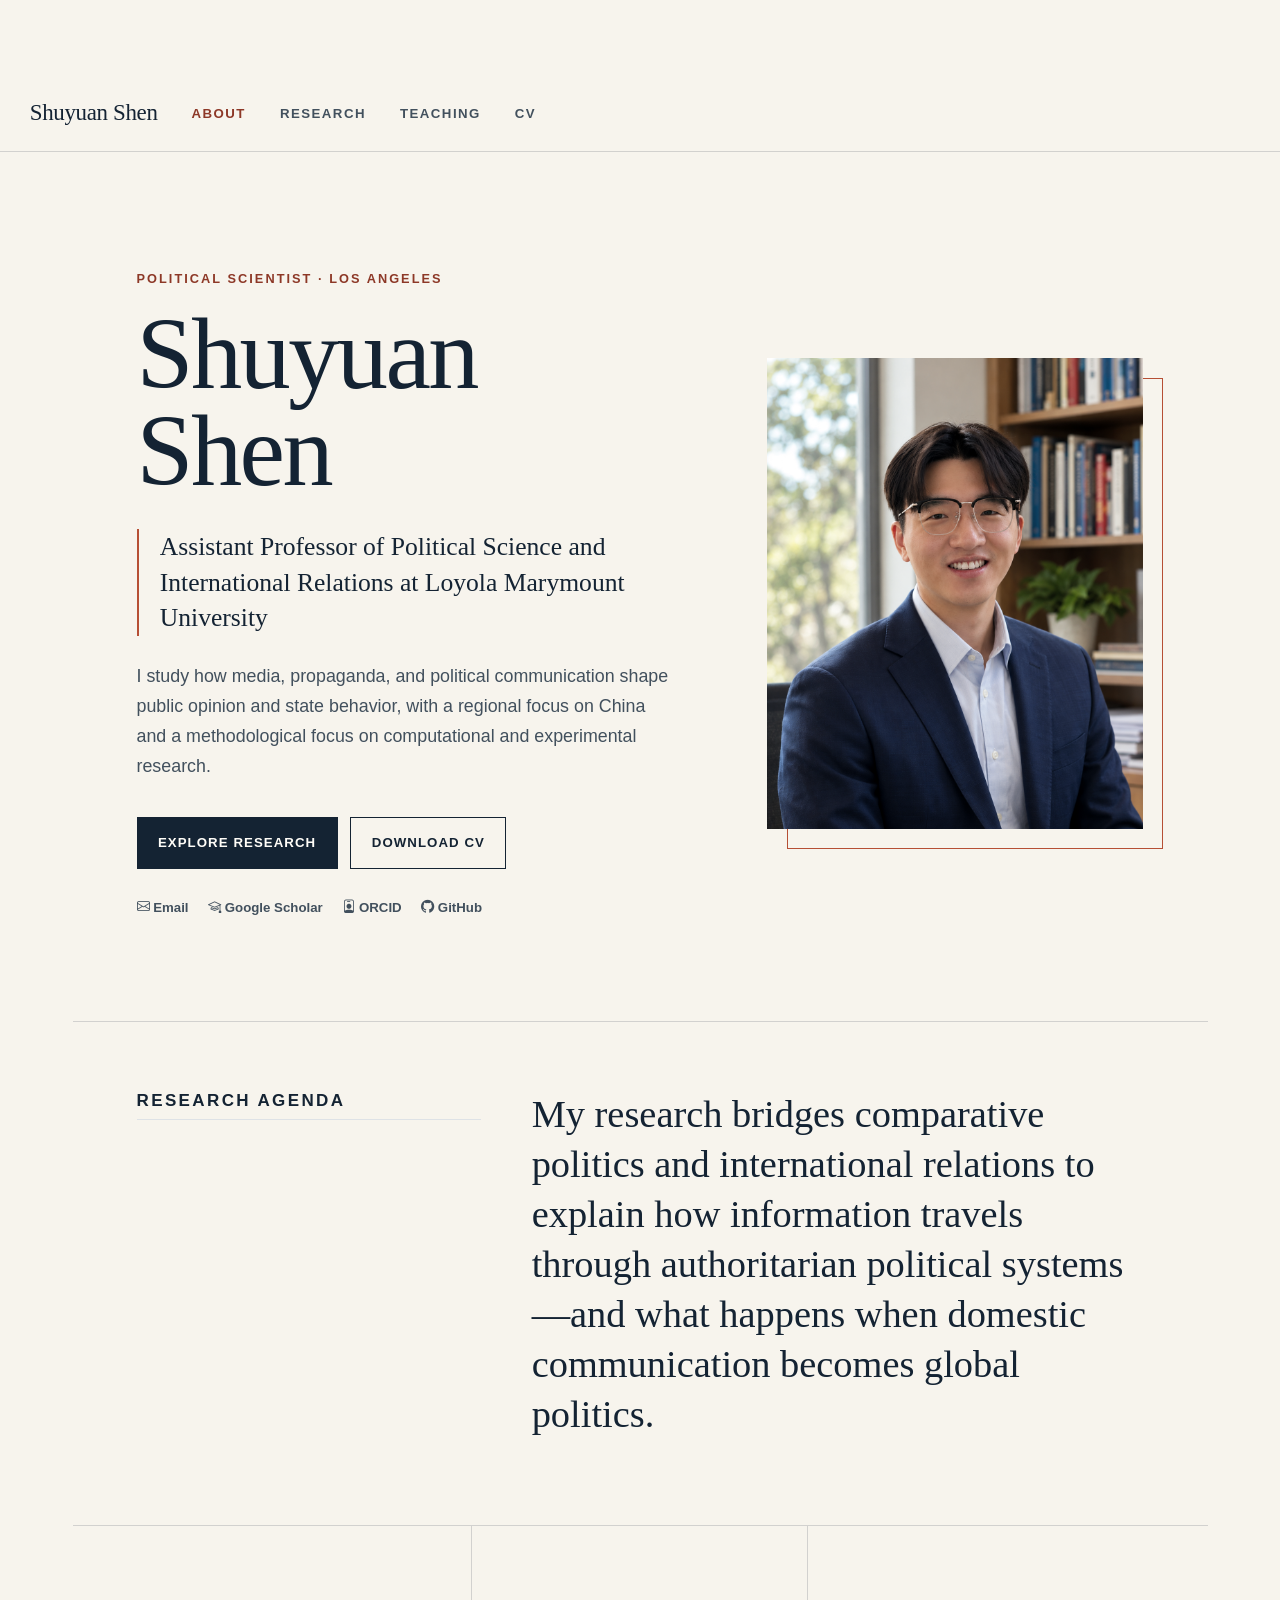
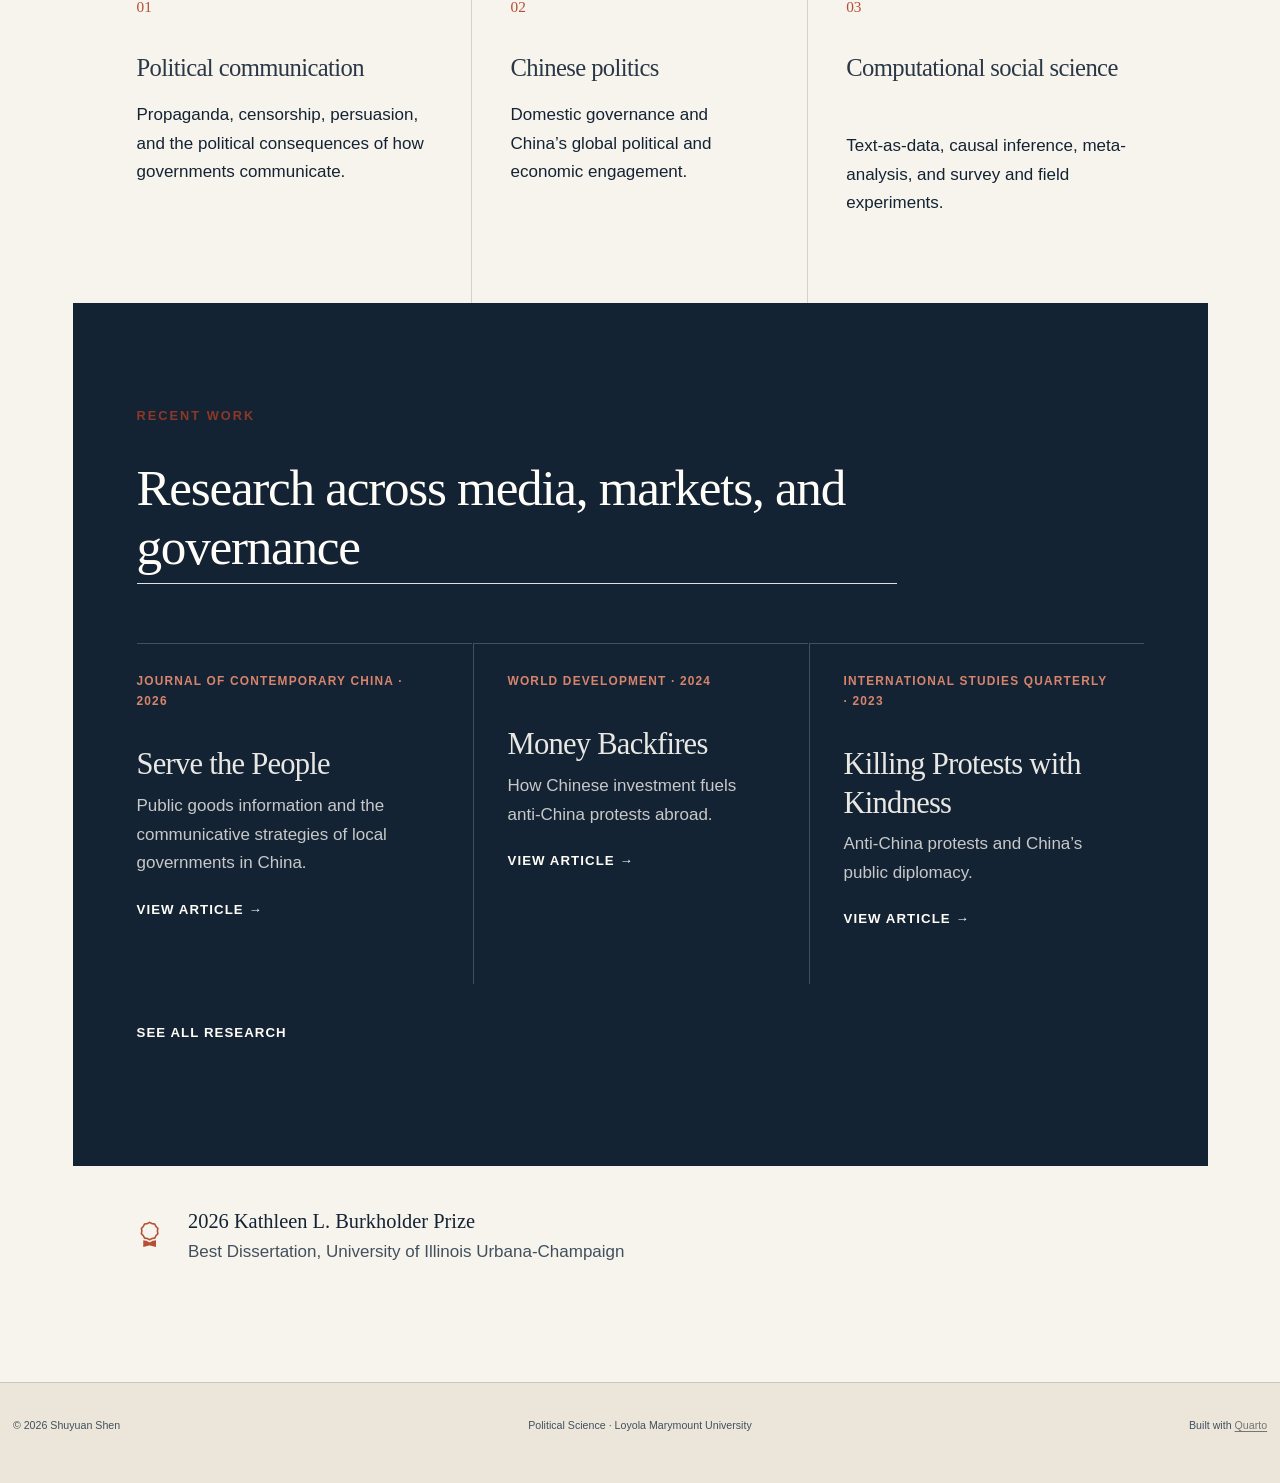
<file: docs/index.html>
<!DOCTYPE html>
<html xmlns="http://www.w3.org/1999/xhtml" lang="en" xml:lang="en"><head>

<meta charset="utf-8">
<meta name="generator" content="quarto-1.7.32">

<meta name="viewport" content="width=device-width, initial-scale=1.0, user-scalable=yes">

<meta name="description" content="Assistant Professor of Political Science and International Relations at Loyola Marymount University.">

<title>Shuyuan Shen</title>
<style>
code{white-space: pre-wrap;}
span.smallcaps{font-variant: small-caps;}
div.columns{display: flex; gap: min(4vw, 1.5em);}
div.column{flex: auto; overflow-x: auto;}
div.hanging-indent{margin-left: 1.5em; text-indent: -1.5em;}
ul.task-list{list-style: none;}
ul.task-list li input[type="checkbox"] {
  width: 0.8em;
  margin: 0 0.8em 0.2em -1em; /* quarto-specific, see https://github.com/quarto-dev/quarto-cli/issues/4556 */ 
  vertical-align: middle;
}
</style>


<script src="site_libs/quarto-nav/quarto-nav.js"></script>
<script src="site_libs/quarto-nav/headroom.min.js"></script>
<script src="site_libs/clipboard/clipboard.min.js"></script>
<script src="site_libs/quarto-html/quarto.js" type="module"></script>
<script src="site_libs/quarto-html/tabsets/tabsets.js" type="module"></script>
<script src="site_libs/quarto-html/popper.min.js"></script>
<script src="site_libs/quarto-html/tippy.umd.min.js"></script>
<script src="site_libs/quarto-html/anchor.min.js"></script>
<link href="site_libs/quarto-html/tippy.css" rel="stylesheet">
<link href="site_libs/quarto-html/quarto-syntax-highlighting-37eea08aefeeee20ff55810ff984fec1.css" rel="stylesheet" id="quarto-text-highlighting-styles">
<script src="site_libs/bootstrap/bootstrap.min.js"></script>
<link href="site_libs/bootstrap/bootstrap-icons.css" rel="stylesheet">
<link href="site_libs/bootstrap/bootstrap-65ef9bc6449578477aba7d52303f127d.min.css" rel="stylesheet" append-hash="true" id="quarto-bootstrap" data-mode="light">
<script id="quarto-search-options" type="application/json">{
  "language": {
    "search-no-results-text": "No results",
    "search-matching-documents-text": "matching documents",
    "search-copy-link-title": "Copy link to search",
    "search-hide-matches-text": "Hide additional matches",
    "search-more-match-text": "more match in this document",
    "search-more-matches-text": "more matches in this document",
    "search-clear-button-title": "Clear",
    "search-text-placeholder": "",
    "search-detached-cancel-button-title": "Cancel",
    "search-submit-button-title": "Submit",
    "search-label": "Search"
  }
}</script>
<script async="" src="https://www.googletagmanager.com/gtag/js?id=G-J175W6HZ1T"></script>

<script type="text/javascript">

window.dataLayer = window.dataLayer || [];
function gtag(){dataLayer.push(arguments);}
gtag('js', new Date());
gtag('config', 'G-J175W6HZ1T', { 'anonymize_ip': true});
</script>
<style>html{ scroll-behavior: smooth; }</style>


<link rel="stylesheet" href="styles.css">
<meta property="og:title" content="Shuyuan Shen">
<meta property="og:description" content="Assistant Professor of Political Science and International Relations at Loyola Marymount University.">
<meta property="og:image" content="https://www.shuyuanshen.com/profile.png">
<meta property="og:site_name" content="Shuyuan Shen">
<meta property="og:image:alt" content="Portrait of Shuyuan Shen">
<meta property="og:image:height" content="1448">
<meta property="og:image:width" content="1086">
<meta name="twitter:title" content="Shuyuan Shen">
<meta name="twitter:description" content="Assistant Professor of Political Science and International Relations at Loyola Marymount University.">
<meta name="twitter:image" content="https://www.shuyuanshen.com/profile.png">
<meta name="twitter:image:alt" content="Portrait of Shuyuan Shen">
<meta name="twitter:image-height" content="1448">
<meta name="twitter:image-width" content="1086">
<meta name="twitter:card" content="summary_large_image">
</head>

<body class="nav-fixed quarto-light">

<div id="quarto-search-results"></div>
  <header id="quarto-header" class="headroom fixed-top">
    <nav class="navbar navbar-expand-lg " data-bs-theme="dark">
      <div class="navbar-container container-fluid">
      <div class="navbar-brand-container mx-auto">
    <a class="navbar-brand" href="./index.html">
    <span class="navbar-title">Shuyuan Shen</span>
    </a>
  </div>
          <button class="navbar-toggler" type="button" data-bs-toggle="collapse" data-bs-target="#navbarCollapse" aria-controls="navbarCollapse" role="menu" aria-expanded="false" aria-label="Toggle navigation" onclick="if (window.quartoToggleHeadroom) { window.quartoToggleHeadroom(); }">
  <span class="navbar-toggler-icon"></span>
</button>
          <div class="collapse navbar-collapse" id="navbarCollapse">
            <ul class="navbar-nav navbar-nav-scroll me-auto">
  <li class="nav-item">
    <a class="nav-link active" href="./index.html" aria-current="page"> 
<span class="menu-text">About</span></a>
  </li>  
  <li class="nav-item">
    <a class="nav-link" href="./research/index.html"> 
<span class="menu-text">Research</span></a>
  </li>  
  <li class="nav-item">
    <a class="nav-link" href="./teaching/index.html"> 
<span class="menu-text">Teaching</span></a>
  </li>  
  <li class="nav-item">
    <a class="nav-link" href="./CV/index.html"> 
<span class="menu-text">CV</span></a>
  </li>  
</ul>
          </div> <!-- /navcollapse -->
            <div class="quarto-navbar-tools">
</div>
      </div> <!-- /container-fluid -->
    </nav>
</header>
<!-- content -->
<div id="quarto-content" class="quarto-container page-columns page-rows-contents page-layout-full page-navbar">
<!-- sidebar -->
<!-- margin-sidebar -->
    
<!-- main -->
<main class="content column-page" id="quarto-document-content">

<header id="title-block-header" class="quarto-title-block default">
<div class="quarto-title">
<h1 class="title">Shuyuan Shen</h1>
</div>

<div>
  <div class="description">
    Assistant Professor of Political Science and International Relations at Loyola Marymount University.
  </div>
</div>


<div class="quarto-title-meta column-page">

    
  
    
  </div>
  


</header>


<div class="home-hero">
<div class="hero-copy">
<p class="eyebrow">
Political scientist · Los Angeles
</p>
<section id="shuyuan-shen" class="level1">
<h1>Shuyuan Shen</h1>
<p class="hero-role">
Assistant Professor of Political Science and International Relations at Loyola Marymount University
</p>
<p class="hero-lede">
I study how media, propaganda, and political communication shape public opinion and state behavior, with a regional focus on China and a methodological focus on computational and experimental research.
</p>
<div class="hero-actions">
<p><a href="./research/index.html" class="button-primary">Explore research</a> <a href="CV/ShuyuanShen_CV.pdf" class="button-secondary" target="_blank">Download CV</a></p>
</div>
<div class="social-row">
<p><a href="mailto:Shuyuan.Shen@lmu.edu"><i class="bi bi-envelope" aria-hidden="true"></i> Email</a> <a href="https://scholar.google.com/citations?user=Z0KhJN4AAAAJ"><i class="bi bi-mortarboard" aria-hidden="true"></i> Google Scholar</a> <a href="https://orcid.org/0000-0001-8446-6016"><i class="bi bi-person-badge" aria-hidden="true"></i> ORCID</a> <a href="https://github.com/ShuyuanShen"><i class="bi bi-github" aria-hidden="true"></i> GitHub</a></p>
</div>
</section>
</div>
<div class="portrait-wrap">
<img src="profile.png" class="hero-portrait" alt="Portrait of Shuyuan Shen">
<div class="portrait-accent" aria-hidden="true">

</div>
</div>
</div>
<div class="home-band">
<section id="research-agenda" class="level2 band-label">
<h2 class="anchored" data-anchor-id="research-agenda">Research agenda</h2>
</section>
<div class="band-copy">
<p>My research bridges comparative politics and international relations to explain how information travels through authoritarian political systems—and what happens when domestic communication becomes global politics.</p>
</div>
</div>
<div class="research-pillars">
<div class="pillar">
<span class="pillar-number">01</span>
<h3 class="anchored">
Political communication
</h3>
<p>Propaganda, censorship, persuasion, and the political consequences of how governments communicate.</p>
</div>
<div class="pillar">
<span class="pillar-number">02</span>
<h3 class="anchored">
Chinese politics
</h3>
<p>Domestic governance and China’s global political and economic engagement.</p>
</div>
<div class="pillar">
<span class="pillar-number">03</span>
<h3 class="anchored">
Computational social science
</h3>
<p>Text-as-data, causal inference, meta-analysis, and survey and field experiments.</p>
</div>
</div>
<div class="featured-work">
<div class="featured-heading">
<p class="eyebrow">
Recent work
</p>
<section id="research-across-media-markets-and-governance" class="level2">
<h2 class="anchored" data-anchor-id="research-across-media-markets-and-governance">Research across media, markets, and governance</h2>
</section>
</div>
<div class="featured-grid">
<div class="featured-card">
<span class="work-type">Journal of Contemporary China · 2026</span>
<h3 class="anchored">
Serve the People
</h3>
<p>Public goods information and the communicative strategies of local governments in China.</p>
<p><a href="https://doi.org/10.1080/10670564.2026.2639983">View article →</a></p>
</div>
<div class="featured-card">
<span class="work-type">World Development · 2024</span>
<h3 class="anchored">
Money Backfires
</h3>
<p>How Chinese investment fuels anti-China protests abroad.</p>
<p><a href="https://doi.org/10.1016/j.worlddev.2024.106566">View article →</a></p>
</div>
<div class="featured-card">
<span class="work-type">International Studies Quarterly · 2023</span>
<h3 class="anchored">
Killing Protests with Kindness
</h3>
<p>Anti-China protests and China’s public diplomacy.</p>
<p><a href="https://doi.org/10.1093/isq/sqad087">View article →</a></p>
</div>
</div>
<p><a href="./research/index.html" class="text-link">See all research</a></p>
</div>
<div class="award-strip">
<div class="award-mark">
<p><i class="bi bi-award" aria-hidden="true"></i></p>
</div>
<div class="award-copy">
<p><span>2026 Kathleen L. Burkholder Prize</span> Best Dissertation, University of Illinois Urbana-Champaign</p>
</div>
</div>



</main> <!-- /main -->
<script id="quarto-html-after-body" type="application/javascript">
  window.document.addEventListener("DOMContentLoaded", function (event) {
    const icon = "";
    const anchorJS = new window.AnchorJS();
    anchorJS.options = {
      placement: 'right',
      icon: icon
    };
    anchorJS.add('.anchored');
    const isCodeAnnotation = (el) => {
      for (const clz of el.classList) {
        if (clz.startsWith('code-annotation-')) {                     
          return true;
        }
      }
      return false;
    }
    const onCopySuccess = function(e) {
      // button target
      const button = e.trigger;
      // don't keep focus
      button.blur();
      // flash "checked"
      button.classList.add('code-copy-button-checked');
      var currentTitle = button.getAttribute("title");
      button.setAttribute("title", "Copied!");
      let tooltip;
      if (window.bootstrap) {
        button.setAttribute("data-bs-toggle", "tooltip");
        button.setAttribute("data-bs-placement", "left");
        button.setAttribute("data-bs-title", "Copied!");
        tooltip = new bootstrap.Tooltip(button, 
          { trigger: "manual", 
            customClass: "code-copy-button-tooltip",
            offset: [0, -8]});
        tooltip.show();    
      }
      setTimeout(function() {
        if (tooltip) {
          tooltip.hide();
          button.removeAttribute("data-bs-title");
          button.removeAttribute("data-bs-toggle");
          button.removeAttribute("data-bs-placement");
        }
        button.setAttribute("title", currentTitle);
        button.classList.remove('code-copy-button-checked');
      }, 1000);
      // clear code selection
      e.clearSelection();
    }
    const getTextToCopy = function(trigger) {
        const codeEl = trigger.previousElementSibling.cloneNode(true);
        for (const childEl of codeEl.children) {
          if (isCodeAnnotation(childEl)) {
            childEl.remove();
          }
        }
        return codeEl.innerText;
    }
    const clipboard = new window.ClipboardJS('.code-copy-button:not([data-in-quarto-modal])', {
      text: getTextToCopy
    });
    clipboard.on('success', onCopySuccess);
    if (window.document.getElementById('quarto-embedded-source-code-modal')) {
      const clipboardModal = new window.ClipboardJS('.code-copy-button[data-in-quarto-modal]', {
        text: getTextToCopy,
        container: window.document.getElementById('quarto-embedded-source-code-modal')
      });
      clipboardModal.on('success', onCopySuccess);
    }
      var localhostRegex = new RegExp(/^(?:http|https):\/\/localhost\:?[0-9]*\//);
      var mailtoRegex = new RegExp(/^mailto:/);
        var filterRegex = new RegExp("https:\/\/www\.shuyuanshen\.com");
      var isInternal = (href) => {
          return filterRegex.test(href) || localhostRegex.test(href) || mailtoRegex.test(href);
      }
      // Inspect non-navigation links and adorn them if external
     var links = window.document.querySelectorAll('a[href]:not(.nav-link):not(.navbar-brand):not(.toc-action):not(.sidebar-link):not(.sidebar-item-toggle):not(.pagination-link):not(.no-external):not([aria-hidden]):not(.dropdown-item):not(.quarto-navigation-tool):not(.about-link)');
      for (var i=0; i<links.length; i++) {
        const link = links[i];
        if (!isInternal(link.href)) {
          // undo the damage that might have been done by quarto-nav.js in the case of
          // links that we want to consider external
          if (link.dataset.originalHref !== undefined) {
            link.href = link.dataset.originalHref;
          }
            // target, if specified
            link.setAttribute("target", "_blank");
            if (link.getAttribute("rel") === null) {
              link.setAttribute("rel", "noopener");
            }
        }
      }
    function tippyHover(el, contentFn, onTriggerFn, onUntriggerFn) {
      const config = {
        allowHTML: true,
        maxWidth: 500,
        delay: 100,
        arrow: false,
        appendTo: function(el) {
            return el.parentElement;
        },
        interactive: true,
        interactiveBorder: 10,
        theme: 'quarto',
        placement: 'bottom-start',
      };
      if (contentFn) {
        config.content = contentFn;
      }
      if (onTriggerFn) {
        config.onTrigger = onTriggerFn;
      }
      if (onUntriggerFn) {
        config.onUntrigger = onUntriggerFn;
      }
      window.tippy(el, config); 
    }
    const noterefs = window.document.querySelectorAll('a[role="doc-noteref"]');
    for (var i=0; i<noterefs.length; i++) {
      const ref = noterefs[i];
      tippyHover(ref, function() {
        // use id or data attribute instead here
        let href = ref.getAttribute('data-footnote-href') || ref.getAttribute('href');
        try { href = new URL(href).hash; } catch {}
        const id = href.replace(/^#\/?/, "");
        const note = window.document.getElementById(id);
        if (note) {
          return note.innerHTML;
        } else {
          return "";
        }
      });
    }
    const xrefs = window.document.querySelectorAll('a.quarto-xref');
    const processXRef = (id, note) => {
      // Strip column container classes
      const stripColumnClz = (el) => {
        el.classList.remove("page-full", "page-columns");
        if (el.children) {
          for (const child of el.children) {
            stripColumnClz(child);
          }
        }
      }
      stripColumnClz(note)
      if (id === null || id.startsWith('sec-')) {
        // Special case sections, only their first couple elements
        const container = document.createElement("div");
        if (note.children && note.children.length > 2) {
          container.appendChild(note.children[0].cloneNode(true));
          for (let i = 1; i < note.children.length; i++) {
            const child = note.children[i];
            if (child.tagName === "P" && child.innerText === "") {
              continue;
            } else {
              container.appendChild(child.cloneNode(true));
              break;
            }
          }
          if (window.Quarto?.typesetMath) {
            window.Quarto.typesetMath(container);
          }
          return container.innerHTML
        } else {
          if (window.Quarto?.typesetMath) {
            window.Quarto.typesetMath(note);
          }
          return note.innerHTML;
        }
      } else {
        // Remove any anchor links if they are present
        const anchorLink = note.querySelector('a.anchorjs-link');
        if (anchorLink) {
          anchorLink.remove();
        }
        if (window.Quarto?.typesetMath) {
          window.Quarto.typesetMath(note);
        }
        if (note.classList.contains("callout")) {
          return note.outerHTML;
        } else {
          return note.innerHTML;
        }
      }
    }
    for (var i=0; i<xrefs.length; i++) {
      const xref = xrefs[i];
      tippyHover(xref, undefined, function(instance) {
        instance.disable();
        let url = xref.getAttribute('href');
        let hash = undefined; 
        if (url.startsWith('#')) {
          hash = url;
        } else {
          try { hash = new URL(url).hash; } catch {}
        }
        if (hash) {
          const id = hash.replace(/^#\/?/, "");
          const note = window.document.getElementById(id);
          if (note !== null) {
            try {
              const html = processXRef(id, note.cloneNode(true));
              instance.setContent(html);
            } finally {
              instance.enable();
              instance.show();
            }
          } else {
            // See if we can fetch this
            fetch(url.split('#')[0])
            .then(res => res.text())
            .then(html => {
              const parser = new DOMParser();
              const htmlDoc = parser.parseFromString(html, "text/html");
              const note = htmlDoc.getElementById(id);
              if (note !== null) {
                const html = processXRef(id, note);
                instance.setContent(html);
              } 
            }).finally(() => {
              instance.enable();
              instance.show();
            });
          }
        } else {
          // See if we can fetch a full url (with no hash to target)
          // This is a special case and we should probably do some content thinning / targeting
          fetch(url)
          .then(res => res.text())
          .then(html => {
            const parser = new DOMParser();
            const htmlDoc = parser.parseFromString(html, "text/html");
            const note = htmlDoc.querySelector('main.content');
            if (note !== null) {
              // This should only happen for chapter cross references
              // (since there is no id in the URL)
              // remove the first header
              if (note.children.length > 0 && note.children[0].tagName === "HEADER") {
                note.children[0].remove();
              }
              const html = processXRef(null, note);
              instance.setContent(html);
            } 
          }).finally(() => {
            instance.enable();
            instance.show();
          });
        }
      }, function(instance) {
      });
    }
        let selectedAnnoteEl;
        const selectorForAnnotation = ( cell, annotation) => {
          let cellAttr = 'data-code-cell="' + cell + '"';
          let lineAttr = 'data-code-annotation="' +  annotation + '"';
          const selector = 'span[' + cellAttr + '][' + lineAttr + ']';
          return selector;
        }
        const selectCodeLines = (annoteEl) => {
          const doc = window.document;
          const targetCell = annoteEl.getAttribute("data-target-cell");
          const targetAnnotation = annoteEl.getAttribute("data-target-annotation");
          const annoteSpan = window.document.querySelector(selectorForAnnotation(targetCell, targetAnnotation));
          const lines = annoteSpan.getAttribute("data-code-lines").split(",");
          const lineIds = lines.map((line) => {
            return targetCell + "-" + line;
          })
          let top = null;
          let height = null;
          let parent = null;
          if (lineIds.length > 0) {
              //compute the position of the single el (top and bottom and make a div)
              const el = window.document.getElementById(lineIds[0]);
              top = el.offsetTop;
              height = el.offsetHeight;
              parent = el.parentElement.parentElement;
            if (lineIds.length > 1) {
              const lastEl = window.document.getElementById(lineIds[lineIds.length - 1]);
              const bottom = lastEl.offsetTop + lastEl.offsetHeight;
              height = bottom - top;
            }
            if (top !== null && height !== null && parent !== null) {
              // cook up a div (if necessary) and position it 
              let div = window.document.getElementById("code-annotation-line-highlight");
              if (div === null) {
                div = window.document.createElement("div");
                div.setAttribute("id", "code-annotation-line-highlight");
                div.style.position = 'absolute';
                parent.appendChild(div);
              }
              div.style.top = top - 2 + "px";
              div.style.height = height + 4 + "px";
              div.style.left = 0;
              let gutterDiv = window.document.getElementById("code-annotation-line-highlight-gutter");
              if (gutterDiv === null) {
                gutterDiv = window.document.createElement("div");
                gutterDiv.setAttribute("id", "code-annotation-line-highlight-gutter");
                gutterDiv.style.position = 'absolute';
                const codeCell = window.document.getElementById(targetCell);
                const gutter = codeCell.querySelector('.code-annotation-gutter');
                gutter.appendChild(gutterDiv);
              }
              gutterDiv.style.top = top - 2 + "px";
              gutterDiv.style.height = height + 4 + "px";
            }
            selectedAnnoteEl = annoteEl;
          }
        };
        const unselectCodeLines = () => {
          const elementsIds = ["code-annotation-line-highlight", "code-annotation-line-highlight-gutter"];
          elementsIds.forEach((elId) => {
            const div = window.document.getElementById(elId);
            if (div) {
              div.remove();
            }
          });
          selectedAnnoteEl = undefined;
        };
          // Handle positioning of the toggle
      window.addEventListener(
        "resize",
        throttle(() => {
          elRect = undefined;
          if (selectedAnnoteEl) {
            selectCodeLines(selectedAnnoteEl);
          }
        }, 10)
      );
      function throttle(fn, ms) {
      let throttle = false;
      let timer;
        return (...args) => {
          if(!throttle) { // first call gets through
              fn.apply(this, args);
              throttle = true;
          } else { // all the others get throttled
              if(timer) clearTimeout(timer); // cancel #2
              timer = setTimeout(() => {
                fn.apply(this, args);
                timer = throttle = false;
              }, ms);
          }
        };
      }
        // Attach click handler to the DT
        const annoteDls = window.document.querySelectorAll('dt[data-target-cell]');
        for (const annoteDlNode of annoteDls) {
          annoteDlNode.addEventListener('click', (event) => {
            const clickedEl = event.target;
            if (clickedEl !== selectedAnnoteEl) {
              unselectCodeLines();
              const activeEl = window.document.querySelector('dt[data-target-cell].code-annotation-active');
              if (activeEl) {
                activeEl.classList.remove('code-annotation-active');
              }
              selectCodeLines(clickedEl);
              clickedEl.classList.add('code-annotation-active');
            } else {
              // Unselect the line
              unselectCodeLines();
              clickedEl.classList.remove('code-annotation-active');
            }
          });
        }
    const findCites = (el) => {
      const parentEl = el.parentElement;
      if (parentEl) {
        const cites = parentEl.dataset.cites;
        if (cites) {
          return {
            el,
            cites: cites.split(' ')
          };
        } else {
          return findCites(el.parentElement)
        }
      } else {
        return undefined;
      }
    };
    var bibliorefs = window.document.querySelectorAll('a[role="doc-biblioref"]');
    for (var i=0; i<bibliorefs.length; i++) {
      const ref = bibliorefs[i];
      const citeInfo = findCites(ref);
      if (citeInfo) {
        tippyHover(citeInfo.el, function() {
          var popup = window.document.createElement('div');
          citeInfo.cites.forEach(function(cite) {
            var citeDiv = window.document.createElement('div');
            citeDiv.classList.add('hanging-indent');
            citeDiv.classList.add('csl-entry');
            var biblioDiv = window.document.getElementById('ref-' + cite);
            if (biblioDiv) {
              citeDiv.innerHTML = biblioDiv.innerHTML;
            }
            popup.appendChild(citeDiv);
          });
          return popup.innerHTML;
        });
      }
    }
  });
  </script>
</div> <!-- /content -->
<footer class="footer">
  <div class="nav-footer">
    <div class="nav-footer-left">
<p>© 2026 Shuyuan Shen</p>
</div>   
    <div class="nav-footer-center">
<p>Political Science · Loyola Marymount University</p>
</div>
    <div class="nav-footer-right">
<p>Built with <a href="https://quarto.org/">Quarto</a></p>
</div>
  </div>
</footer>




<script src="site_libs/quarto-html/zenscroll-min.js"></script>
</body></html>
</file>
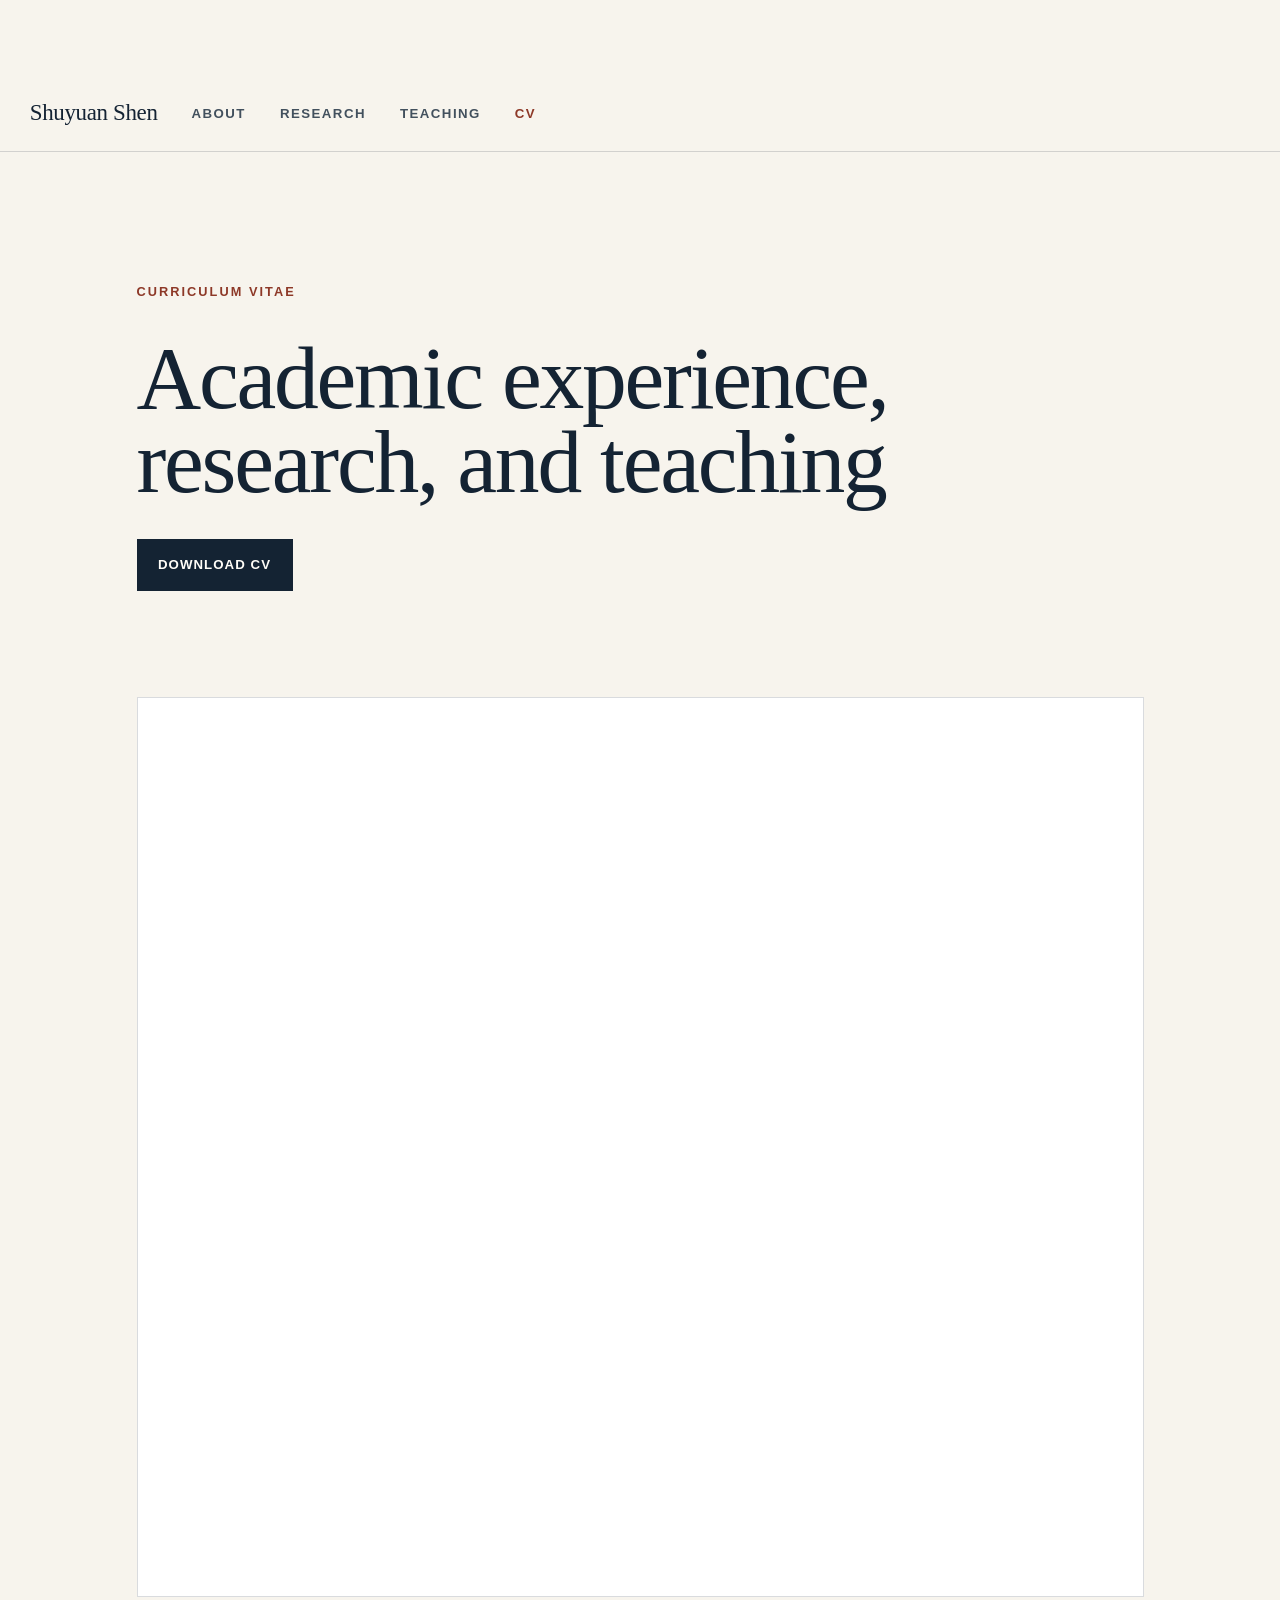
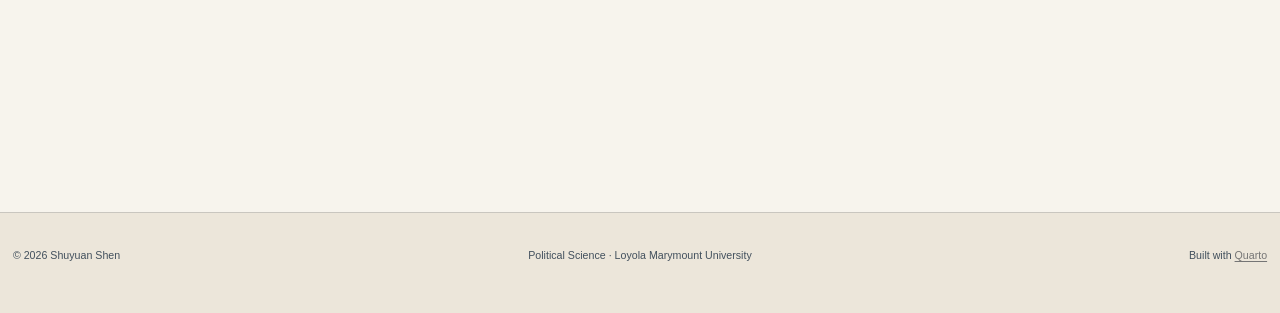
<file: docs/CV/index.html>
<!DOCTYPE html>
<html xmlns="http://www.w3.org/1999/xhtml" lang="en" xml:lang="en"><head>

<meta charset="utf-8">
<meta name="generator" content="quarto-1.7.32">

<meta name="viewport" content="width=device-width, initial-scale=1.0, user-scalable=yes">

<meta name="description" content="Curriculum vitae for Shuyuan Shen.">

<title>CV – Shuyuan Shen</title>
<style>
code{white-space: pre-wrap;}
span.smallcaps{font-variant: small-caps;}
div.columns{display: flex; gap: min(4vw, 1.5em);}
div.column{flex: auto; overflow-x: auto;}
div.hanging-indent{margin-left: 1.5em; text-indent: -1.5em;}
ul.task-list{list-style: none;}
ul.task-list li input[type="checkbox"] {
  width: 0.8em;
  margin: 0 0.8em 0.2em -1em; /* quarto-specific, see https://github.com/quarto-dev/quarto-cli/issues/4556 */ 
  vertical-align: middle;
}
</style>


<script src="../site_libs/quarto-nav/quarto-nav.js"></script>
<script src="../site_libs/quarto-nav/headroom.min.js"></script>
<script src="../site_libs/clipboard/clipboard.min.js"></script>
<script src="../site_libs/quarto-html/quarto.js" type="module"></script>
<script src="../site_libs/quarto-html/tabsets/tabsets.js" type="module"></script>
<script src="../site_libs/quarto-html/popper.min.js"></script>
<script src="../site_libs/quarto-html/tippy.umd.min.js"></script>
<script src="../site_libs/quarto-html/anchor.min.js"></script>
<link href="../site_libs/quarto-html/tippy.css" rel="stylesheet">
<link href="../site_libs/quarto-html/quarto-syntax-highlighting-37eea08aefeeee20ff55810ff984fec1.css" rel="stylesheet" id="quarto-text-highlighting-styles">
<script src="../site_libs/bootstrap/bootstrap.min.js"></script>
<link href="../site_libs/bootstrap/bootstrap-icons.css" rel="stylesheet">
<link href="../site_libs/bootstrap/bootstrap-65ef9bc6449578477aba7d52303f127d.min.css" rel="stylesheet" append-hash="true" id="quarto-bootstrap" data-mode="light">
<script id="quarto-search-options" type="application/json">{
  "language": {
    "search-no-results-text": "No results",
    "search-matching-documents-text": "matching documents",
    "search-copy-link-title": "Copy link to search",
    "search-hide-matches-text": "Hide additional matches",
    "search-more-match-text": "more match in this document",
    "search-more-matches-text": "more matches in this document",
    "search-clear-button-title": "Clear",
    "search-text-placeholder": "",
    "search-detached-cancel-button-title": "Cancel",
    "search-submit-button-title": "Submit",
    "search-label": "Search"
  }
}</script>
<script async="" src="https://www.googletagmanager.com/gtag/js?id=G-J175W6HZ1T"></script>

<script type="text/javascript">

window.dataLayer = window.dataLayer || [];
function gtag(){dataLayer.push(arguments);}
gtag('js', new Date());
gtag('config', 'G-J175W6HZ1T', { 'anonymize_ip': true});
</script>
<style>html{ scroll-behavior: smooth; }</style>


<link rel="stylesheet" href="../styles.css">
<meta property="og:title" content="CV – Shuyuan Shen">
<meta property="og:description" content="Curriculum vitae for Shuyuan Shen.">
<meta property="og:site_name" content="Shuyuan Shen">
<meta name="twitter:title" content="CV – Shuyuan Shen">
<meta name="twitter:description" content="Curriculum vitae for Shuyuan Shen.">
<meta name="twitter:card" content="summary">
</head>

<body class="nav-fixed quarto-light">

<div id="quarto-search-results"></div>
  <header id="quarto-header" class="headroom fixed-top">
    <nav class="navbar navbar-expand-lg " data-bs-theme="dark">
      <div class="navbar-container container-fluid">
      <div class="navbar-brand-container mx-auto">
    <a class="navbar-brand" href="../index.html">
    <span class="navbar-title">Shuyuan Shen</span>
    </a>
  </div>
          <button class="navbar-toggler" type="button" data-bs-toggle="collapse" data-bs-target="#navbarCollapse" aria-controls="navbarCollapse" role="menu" aria-expanded="false" aria-label="Toggle navigation" onclick="if (window.quartoToggleHeadroom) { window.quartoToggleHeadroom(); }">
  <span class="navbar-toggler-icon"></span>
</button>
          <div class="collapse navbar-collapse" id="navbarCollapse">
            <ul class="navbar-nav navbar-nav-scroll me-auto">
  <li class="nav-item">
    <a class="nav-link" href="../index.html"> 
<span class="menu-text">About</span></a>
  </li>  
  <li class="nav-item">
    <a class="nav-link" href="../research/index.html"> 
<span class="menu-text">Research</span></a>
  </li>  
  <li class="nav-item">
    <a class="nav-link" href="../teaching/index.html"> 
<span class="menu-text">Teaching</span></a>
  </li>  
  <li class="nav-item">
    <a class="nav-link active" href="../CV/index.html" aria-current="page"> 
<span class="menu-text">CV</span></a>
  </li>  
</ul>
          </div> <!-- /navcollapse -->
            <div class="quarto-navbar-tools">
</div>
      </div> <!-- /container-fluid -->
    </nav>
</header>
<!-- content -->
<div id="quarto-content" class="quarto-container page-columns page-rows-contents page-layout-full page-navbar">
<!-- sidebar -->
<!-- margin-sidebar -->
    
<!-- main -->
<main class="content column-page" id="quarto-document-content">

<header id="title-block-header" class="quarto-title-block default">
<div class="quarto-title">
<h1 class="title">CV</h1>
</div>

<div>
  <div class="description">
    Curriculum vitae for Shuyuan Shen.
  </div>
</div>


<div class="quarto-title-meta column-page">

    
  
    
  </div>
  


</header>


<div class="cv-header">
<p class="eyebrow">
Curriculum vitae
</p>
<section id="academic-experience-research-and-teaching" class="level1">
<h1>Academic experience, research, and teaching</h1>
<p><a href="ShuyuanShen_CV.pdf" class="button-primary" target="_blank">Download CV</a></p>
</section>
</div>
<div class="cv-frame">
<iframe title="Curriculum vitae for Shuyuan Shen" src="ShuyuanShen_CV.pdf">
</iframe>
</div>



</main> <!-- /main -->
<script id="quarto-html-after-body" type="application/javascript">
  window.document.addEventListener("DOMContentLoaded", function (event) {
    const icon = "";
    const anchorJS = new window.AnchorJS();
    anchorJS.options = {
      placement: 'right',
      icon: icon
    };
    anchorJS.add('.anchored');
    const isCodeAnnotation = (el) => {
      for (const clz of el.classList) {
        if (clz.startsWith('code-annotation-')) {                     
          return true;
        }
      }
      return false;
    }
    const onCopySuccess = function(e) {
      // button target
      const button = e.trigger;
      // don't keep focus
      button.blur();
      // flash "checked"
      button.classList.add('code-copy-button-checked');
      var currentTitle = button.getAttribute("title");
      button.setAttribute("title", "Copied!");
      let tooltip;
      if (window.bootstrap) {
        button.setAttribute("data-bs-toggle", "tooltip");
        button.setAttribute("data-bs-placement", "left");
        button.setAttribute("data-bs-title", "Copied!");
        tooltip = new bootstrap.Tooltip(button, 
          { trigger: "manual", 
            customClass: "code-copy-button-tooltip",
            offset: [0, -8]});
        tooltip.show();    
      }
      setTimeout(function() {
        if (tooltip) {
          tooltip.hide();
          button.removeAttribute("data-bs-title");
          button.removeAttribute("data-bs-toggle");
          button.removeAttribute("data-bs-placement");
        }
        button.setAttribute("title", currentTitle);
        button.classList.remove('code-copy-button-checked');
      }, 1000);
      // clear code selection
      e.clearSelection();
    }
    const getTextToCopy = function(trigger) {
        const codeEl = trigger.previousElementSibling.cloneNode(true);
        for (const childEl of codeEl.children) {
          if (isCodeAnnotation(childEl)) {
            childEl.remove();
          }
        }
        return codeEl.innerText;
    }
    const clipboard = new window.ClipboardJS('.code-copy-button:not([data-in-quarto-modal])', {
      text: getTextToCopy
    });
    clipboard.on('success', onCopySuccess);
    if (window.document.getElementById('quarto-embedded-source-code-modal')) {
      const clipboardModal = new window.ClipboardJS('.code-copy-button[data-in-quarto-modal]', {
        text: getTextToCopy,
        container: window.document.getElementById('quarto-embedded-source-code-modal')
      });
      clipboardModal.on('success', onCopySuccess);
    }
      var localhostRegex = new RegExp(/^(?:http|https):\/\/localhost\:?[0-9]*\//);
      var mailtoRegex = new RegExp(/^mailto:/);
        var filterRegex = new RegExp("https:\/\/www\.shuyuanshen\.com");
      var isInternal = (href) => {
          return filterRegex.test(href) || localhostRegex.test(href) || mailtoRegex.test(href);
      }
      // Inspect non-navigation links and adorn them if external
     var links = window.document.querySelectorAll('a[href]:not(.nav-link):not(.navbar-brand):not(.toc-action):not(.sidebar-link):not(.sidebar-item-toggle):not(.pagination-link):not(.no-external):not([aria-hidden]):not(.dropdown-item):not(.quarto-navigation-tool):not(.about-link)');
      for (var i=0; i<links.length; i++) {
        const link = links[i];
        if (!isInternal(link.href)) {
          // undo the damage that might have been done by quarto-nav.js in the case of
          // links that we want to consider external
          if (link.dataset.originalHref !== undefined) {
            link.href = link.dataset.originalHref;
          }
            // target, if specified
            link.setAttribute("target", "_blank");
            if (link.getAttribute("rel") === null) {
              link.setAttribute("rel", "noopener");
            }
        }
      }
    function tippyHover(el, contentFn, onTriggerFn, onUntriggerFn) {
      const config = {
        allowHTML: true,
        maxWidth: 500,
        delay: 100,
        arrow: false,
        appendTo: function(el) {
            return el.parentElement;
        },
        interactive: true,
        interactiveBorder: 10,
        theme: 'quarto',
        placement: 'bottom-start',
      };
      if (contentFn) {
        config.content = contentFn;
      }
      if (onTriggerFn) {
        config.onTrigger = onTriggerFn;
      }
      if (onUntriggerFn) {
        config.onUntrigger = onUntriggerFn;
      }
      window.tippy(el, config); 
    }
    const noterefs = window.document.querySelectorAll('a[role="doc-noteref"]');
    for (var i=0; i<noterefs.length; i++) {
      const ref = noterefs[i];
      tippyHover(ref, function() {
        // use id or data attribute instead here
        let href = ref.getAttribute('data-footnote-href') || ref.getAttribute('href');
        try { href = new URL(href).hash; } catch {}
        const id = href.replace(/^#\/?/, "");
        const note = window.document.getElementById(id);
        if (note) {
          return note.innerHTML;
        } else {
          return "";
        }
      });
    }
    const xrefs = window.document.querySelectorAll('a.quarto-xref');
    const processXRef = (id, note) => {
      // Strip column container classes
      const stripColumnClz = (el) => {
        el.classList.remove("page-full", "page-columns");
        if (el.children) {
          for (const child of el.children) {
            stripColumnClz(child);
          }
        }
      }
      stripColumnClz(note)
      if (id === null || id.startsWith('sec-')) {
        // Special case sections, only their first couple elements
        const container = document.createElement("div");
        if (note.children && note.children.length > 2) {
          container.appendChild(note.children[0].cloneNode(true));
          for (let i = 1; i < note.children.length; i++) {
            const child = note.children[i];
            if (child.tagName === "P" && child.innerText === "") {
              continue;
            } else {
              container.appendChild(child.cloneNode(true));
              break;
            }
          }
          if (window.Quarto?.typesetMath) {
            window.Quarto.typesetMath(container);
          }
          return container.innerHTML
        } else {
          if (window.Quarto?.typesetMath) {
            window.Quarto.typesetMath(note);
          }
          return note.innerHTML;
        }
      } else {
        // Remove any anchor links if they are present
        const anchorLink = note.querySelector('a.anchorjs-link');
        if (anchorLink) {
          anchorLink.remove();
        }
        if (window.Quarto?.typesetMath) {
          window.Quarto.typesetMath(note);
        }
        if (note.classList.contains("callout")) {
          return note.outerHTML;
        } else {
          return note.innerHTML;
        }
      }
    }
    for (var i=0; i<xrefs.length; i++) {
      const xref = xrefs[i];
      tippyHover(xref, undefined, function(instance) {
        instance.disable();
        let url = xref.getAttribute('href');
        let hash = undefined; 
        if (url.startsWith('#')) {
          hash = url;
        } else {
          try { hash = new URL(url).hash; } catch {}
        }
        if (hash) {
          const id = hash.replace(/^#\/?/, "");
          const note = window.document.getElementById(id);
          if (note !== null) {
            try {
              const html = processXRef(id, note.cloneNode(true));
              instance.setContent(html);
            } finally {
              instance.enable();
              instance.show();
            }
          } else {
            // See if we can fetch this
            fetch(url.split('#')[0])
            .then(res => res.text())
            .then(html => {
              const parser = new DOMParser();
              const htmlDoc = parser.parseFromString(html, "text/html");
              const note = htmlDoc.getElementById(id);
              if (note !== null) {
                const html = processXRef(id, note);
                instance.setContent(html);
              } 
            }).finally(() => {
              instance.enable();
              instance.show();
            });
          }
        } else {
          // See if we can fetch a full url (with no hash to target)
          // This is a special case and we should probably do some content thinning / targeting
          fetch(url)
          .then(res => res.text())
          .then(html => {
            const parser = new DOMParser();
            const htmlDoc = parser.parseFromString(html, "text/html");
            const note = htmlDoc.querySelector('main.content');
            if (note !== null) {
              // This should only happen for chapter cross references
              // (since there is no id in the URL)
              // remove the first header
              if (note.children.length > 0 && note.children[0].tagName === "HEADER") {
                note.children[0].remove();
              }
              const html = processXRef(null, note);
              instance.setContent(html);
            } 
          }).finally(() => {
            instance.enable();
            instance.show();
          });
        }
      }, function(instance) {
      });
    }
        let selectedAnnoteEl;
        const selectorForAnnotation = ( cell, annotation) => {
          let cellAttr = 'data-code-cell="' + cell + '"';
          let lineAttr = 'data-code-annotation="' +  annotation + '"';
          const selector = 'span[' + cellAttr + '][' + lineAttr + ']';
          return selector;
        }
        const selectCodeLines = (annoteEl) => {
          const doc = window.document;
          const targetCell = annoteEl.getAttribute("data-target-cell");
          const targetAnnotation = annoteEl.getAttribute("data-target-annotation");
          const annoteSpan = window.document.querySelector(selectorForAnnotation(targetCell, targetAnnotation));
          const lines = annoteSpan.getAttribute("data-code-lines").split(",");
          const lineIds = lines.map((line) => {
            return targetCell + "-" + line;
          })
          let top = null;
          let height = null;
          let parent = null;
          if (lineIds.length > 0) {
              //compute the position of the single el (top and bottom and make a div)
              const el = window.document.getElementById(lineIds[0]);
              top = el.offsetTop;
              height = el.offsetHeight;
              parent = el.parentElement.parentElement;
            if (lineIds.length > 1) {
              const lastEl = window.document.getElementById(lineIds[lineIds.length - 1]);
              const bottom = lastEl.offsetTop + lastEl.offsetHeight;
              height = bottom - top;
            }
            if (top !== null && height !== null && parent !== null) {
              // cook up a div (if necessary) and position it 
              let div = window.document.getElementById("code-annotation-line-highlight");
              if (div === null) {
                div = window.document.createElement("div");
                div.setAttribute("id", "code-annotation-line-highlight");
                div.style.position = 'absolute';
                parent.appendChild(div);
              }
              div.style.top = top - 2 + "px";
              div.style.height = height + 4 + "px";
              div.style.left = 0;
              let gutterDiv = window.document.getElementById("code-annotation-line-highlight-gutter");
              if (gutterDiv === null) {
                gutterDiv = window.document.createElement("div");
                gutterDiv.setAttribute("id", "code-annotation-line-highlight-gutter");
                gutterDiv.style.position = 'absolute';
                const codeCell = window.document.getElementById(targetCell);
                const gutter = codeCell.querySelector('.code-annotation-gutter');
                gutter.appendChild(gutterDiv);
              }
              gutterDiv.style.top = top - 2 + "px";
              gutterDiv.style.height = height + 4 + "px";
            }
            selectedAnnoteEl = annoteEl;
          }
        };
        const unselectCodeLines = () => {
          const elementsIds = ["code-annotation-line-highlight", "code-annotation-line-highlight-gutter"];
          elementsIds.forEach((elId) => {
            const div = window.document.getElementById(elId);
            if (div) {
              div.remove();
            }
          });
          selectedAnnoteEl = undefined;
        };
          // Handle positioning of the toggle
      window.addEventListener(
        "resize",
        throttle(() => {
          elRect = undefined;
          if (selectedAnnoteEl) {
            selectCodeLines(selectedAnnoteEl);
          }
        }, 10)
      );
      function throttle(fn, ms) {
      let throttle = false;
      let timer;
        return (...args) => {
          if(!throttle) { // first call gets through
              fn.apply(this, args);
              throttle = true;
          } else { // all the others get throttled
              if(timer) clearTimeout(timer); // cancel #2
              timer = setTimeout(() => {
                fn.apply(this, args);
                timer = throttle = false;
              }, ms);
          }
        };
      }
        // Attach click handler to the DT
        const annoteDls = window.document.querySelectorAll('dt[data-target-cell]');
        for (const annoteDlNode of annoteDls) {
          annoteDlNode.addEventListener('click', (event) => {
            const clickedEl = event.target;
            if (clickedEl !== selectedAnnoteEl) {
              unselectCodeLines();
              const activeEl = window.document.querySelector('dt[data-target-cell].code-annotation-active');
              if (activeEl) {
                activeEl.classList.remove('code-annotation-active');
              }
              selectCodeLines(clickedEl);
              clickedEl.classList.add('code-annotation-active');
            } else {
              // Unselect the line
              unselectCodeLines();
              clickedEl.classList.remove('code-annotation-active');
            }
          });
        }
    const findCites = (el) => {
      const parentEl = el.parentElement;
      if (parentEl) {
        const cites = parentEl.dataset.cites;
        if (cites) {
          return {
            el,
            cites: cites.split(' ')
          };
        } else {
          return findCites(el.parentElement)
        }
      } else {
        return undefined;
      }
    };
    var bibliorefs = window.document.querySelectorAll('a[role="doc-biblioref"]');
    for (var i=0; i<bibliorefs.length; i++) {
      const ref = bibliorefs[i];
      const citeInfo = findCites(ref);
      if (citeInfo) {
        tippyHover(citeInfo.el, function() {
          var popup = window.document.createElement('div');
          citeInfo.cites.forEach(function(cite) {
            var citeDiv = window.document.createElement('div');
            citeDiv.classList.add('hanging-indent');
            citeDiv.classList.add('csl-entry');
            var biblioDiv = window.document.getElementById('ref-' + cite);
            if (biblioDiv) {
              citeDiv.innerHTML = biblioDiv.innerHTML;
            }
            popup.appendChild(citeDiv);
          });
          return popup.innerHTML;
        });
      }
    }
  });
  </script>
</div> <!-- /content -->
<footer class="footer">
  <div class="nav-footer">
    <div class="nav-footer-left">
<p>© 2026 Shuyuan Shen</p>
</div>   
    <div class="nav-footer-center">
<p>Political Science · Loyola Marymount University</p>
</div>
    <div class="nav-footer-right">
<p>Built with <a href="https://quarto.org/">Quarto</a></p>
</div>
  </div>
</footer>




<script src="../site_libs/quarto-html/zenscroll-min.js"></script>
</body></html>
</file>
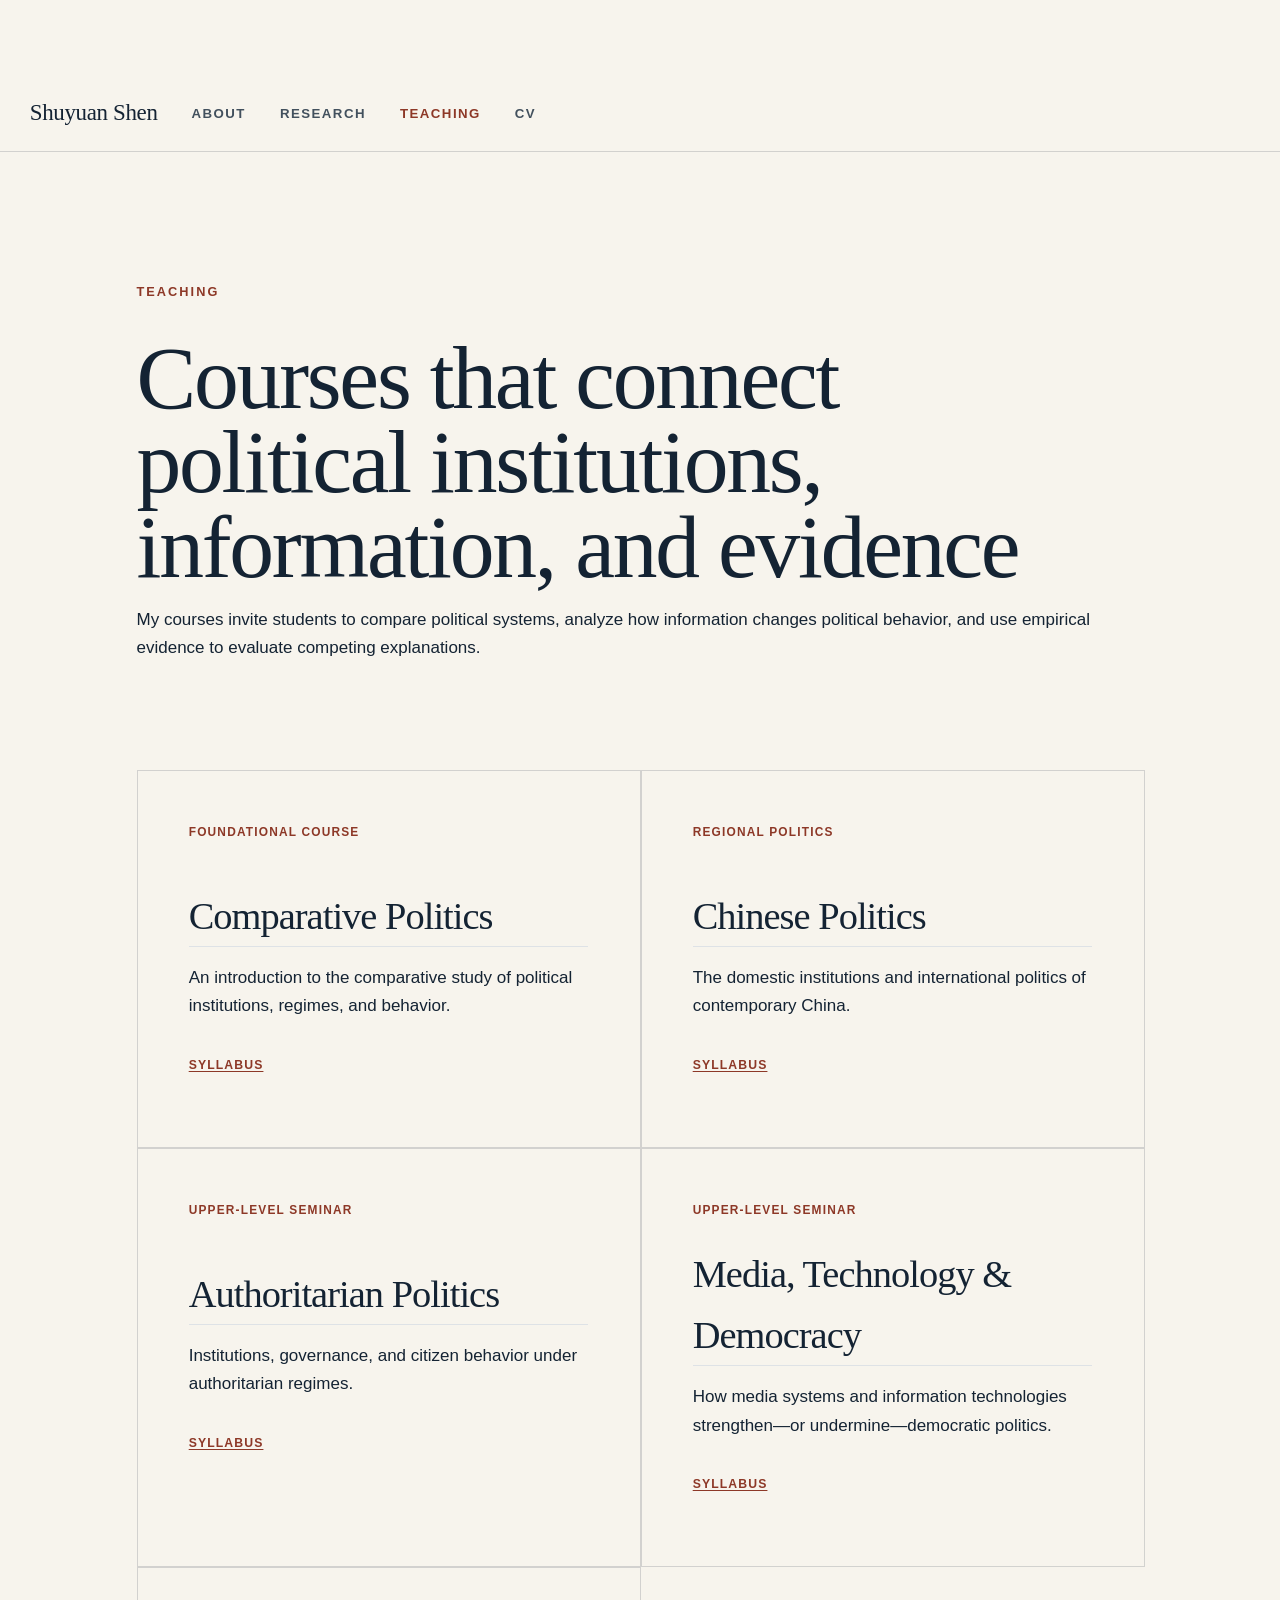
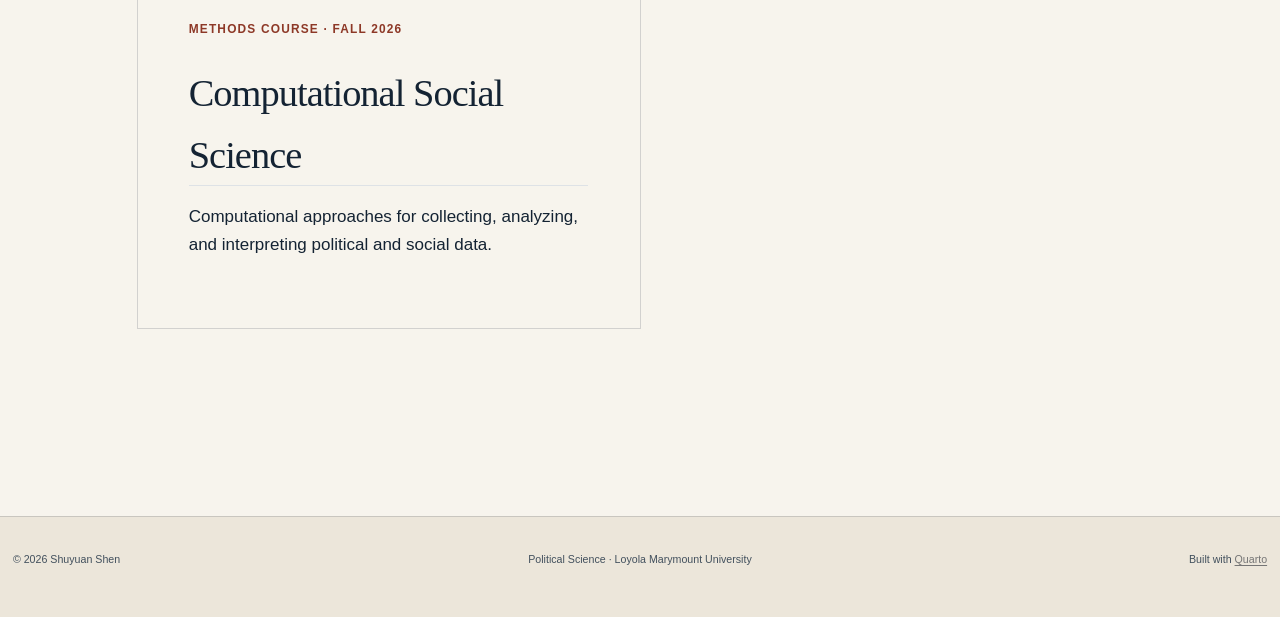
<file: docs/teaching/index.html>
<!DOCTYPE html>
<html xmlns="http://www.w3.org/1999/xhtml" lang="en" xml:lang="en"><head>

<meta charset="utf-8">
<meta name="generator" content="quarto-1.7.32">

<meta name="viewport" content="width=device-width, initial-scale=1.0, user-scalable=yes">

<meta name="description" content="Courses taught by Shuyuan Shen at Loyola Marymount University.">

<title>Teaching – Shuyuan Shen</title>
<style>
code{white-space: pre-wrap;}
span.smallcaps{font-variant: small-caps;}
div.columns{display: flex; gap: min(4vw, 1.5em);}
div.column{flex: auto; overflow-x: auto;}
div.hanging-indent{margin-left: 1.5em; text-indent: -1.5em;}
ul.task-list{list-style: none;}
ul.task-list li input[type="checkbox"] {
  width: 0.8em;
  margin: 0 0.8em 0.2em -1em; /* quarto-specific, see https://github.com/quarto-dev/quarto-cli/issues/4556 */ 
  vertical-align: middle;
}
</style>


<script src="../site_libs/quarto-nav/quarto-nav.js"></script>
<script src="../site_libs/quarto-nav/headroom.min.js"></script>
<script src="../site_libs/clipboard/clipboard.min.js"></script>
<script src="../site_libs/quarto-html/quarto.js" type="module"></script>
<script src="../site_libs/quarto-html/tabsets/tabsets.js" type="module"></script>
<script src="../site_libs/quarto-html/popper.min.js"></script>
<script src="../site_libs/quarto-html/tippy.umd.min.js"></script>
<script src="../site_libs/quarto-html/anchor.min.js"></script>
<link href="../site_libs/quarto-html/tippy.css" rel="stylesheet">
<link href="../site_libs/quarto-html/quarto-syntax-highlighting-37eea08aefeeee20ff55810ff984fec1.css" rel="stylesheet" id="quarto-text-highlighting-styles">
<script src="../site_libs/bootstrap/bootstrap.min.js"></script>
<link href="../site_libs/bootstrap/bootstrap-icons.css" rel="stylesheet">
<link href="../site_libs/bootstrap/bootstrap-65ef9bc6449578477aba7d52303f127d.min.css" rel="stylesheet" append-hash="true" id="quarto-bootstrap" data-mode="light">
<script id="quarto-search-options" type="application/json">{
  "language": {
    "search-no-results-text": "No results",
    "search-matching-documents-text": "matching documents",
    "search-copy-link-title": "Copy link to search",
    "search-hide-matches-text": "Hide additional matches",
    "search-more-match-text": "more match in this document",
    "search-more-matches-text": "more matches in this document",
    "search-clear-button-title": "Clear",
    "search-text-placeholder": "",
    "search-detached-cancel-button-title": "Cancel",
    "search-submit-button-title": "Submit",
    "search-label": "Search"
  }
}</script>
<script async="" src="https://www.googletagmanager.com/gtag/js?id=G-J175W6HZ1T"></script>

<script type="text/javascript">

window.dataLayer = window.dataLayer || [];
function gtag(){dataLayer.push(arguments);}
gtag('js', new Date());
gtag('config', 'G-J175W6HZ1T', { 'anonymize_ip': true});
</script>
<style>html{ scroll-behavior: smooth; }</style>


<link rel="stylesheet" href="../styles.css">
<meta property="og:title" content="Teaching – Shuyuan Shen">
<meta property="og:description" content="Courses taught by Shuyuan Shen at Loyola Marymount University.">
<meta property="og:site_name" content="Shuyuan Shen">
<meta name="twitter:title" content="Teaching – Shuyuan Shen">
<meta name="twitter:description" content="Courses taught by Shuyuan Shen at Loyola Marymount University.">
<meta name="twitter:card" content="summary">
</head>

<body class="nav-fixed quarto-light">

<div id="quarto-search-results"></div>
  <header id="quarto-header" class="headroom fixed-top">
    <nav class="navbar navbar-expand-lg " data-bs-theme="dark">
      <div class="navbar-container container-fluid">
      <div class="navbar-brand-container mx-auto">
    <a class="navbar-brand" href="../index.html">
    <span class="navbar-title">Shuyuan Shen</span>
    </a>
  </div>
          <button class="navbar-toggler" type="button" data-bs-toggle="collapse" data-bs-target="#navbarCollapse" aria-controls="navbarCollapse" role="menu" aria-expanded="false" aria-label="Toggle navigation" onclick="if (window.quartoToggleHeadroom) { window.quartoToggleHeadroom(); }">
  <span class="navbar-toggler-icon"></span>
</button>
          <div class="collapse navbar-collapse" id="navbarCollapse">
            <ul class="navbar-nav navbar-nav-scroll me-auto">
  <li class="nav-item">
    <a class="nav-link" href="../index.html"> 
<span class="menu-text">About</span></a>
  </li>  
  <li class="nav-item">
    <a class="nav-link" href="../research/index.html"> 
<span class="menu-text">Research</span></a>
  </li>  
  <li class="nav-item">
    <a class="nav-link active" href="../teaching/index.html" aria-current="page"> 
<span class="menu-text">Teaching</span></a>
  </li>  
  <li class="nav-item">
    <a class="nav-link" href="../CV/index.html"> 
<span class="menu-text">CV</span></a>
  </li>  
</ul>
          </div> <!-- /navcollapse -->
            <div class="quarto-navbar-tools">
</div>
      </div> <!-- /container-fluid -->
    </nav>
</header>
<!-- content -->
<div id="quarto-content" class="quarto-container page-columns page-rows-contents page-layout-full page-navbar">
<!-- sidebar -->
<!-- margin-sidebar -->
    
<!-- main -->
<main class="content column-page" id="quarto-document-content">

<header id="title-block-header" class="quarto-title-block default">
<div class="quarto-title">
<h1 class="title">Teaching</h1>
</div>

<div>
  <div class="description">
    Courses taught by Shuyuan Shen at Loyola Marymount University.
  </div>
</div>


<div class="quarto-title-meta column-page">

    
  
    
  </div>
  


</header>


<div class="page-intro">
<p class="eyebrow">
Teaching
</p>
<section id="courses-that-connect-political-institutions-information-and-evidence" class="level1">
<h1>Courses that connect political institutions, information, and evidence</h1>
<p>My courses invite students to compare political systems, analyze how information changes political behavior, and use empirical evidence to evaluate competing explanations.</p>
</section>
</div>
<div class="course-grid">
<div class="course-card">
<span class="course-level">Foundational course</span>
<h2 class="anchored">
Comparative Politics
</h2>
<p>An introduction to the comparative study of political institutions, regimes, and behavior.</p>
<p><a href="ComparativePolitics_Syllabus.pdf" target="_blank">Syllabus</a></p>
</div>
<div class="course-card">
<span class="course-level">Regional politics</span>
<h2 class="anchored">
Chinese Politics
</h2>
<p>The domestic institutions and international politics of contemporary China.</p>
<p><a href="ChineseDomesticForeignPolitics_Syllabus.pdf" target="_blank">Syllabus</a></p>
</div>
<div class="course-card">
<span class="course-level">Upper-level seminar</span>
<h2 class="anchored">
Authoritarian Politics
</h2>
<p>Institutions, governance, and citizen behavior under authoritarian regimes.</p>
<p><a href="AuthoritarianPolitics_Syllabus.pdf" target="_blank">Syllabus</a></p>
</div>
<div class="course-card">
<span class="course-level">Upper-level seminar</span>
<h2 class="anchored">
Media, Technology &amp; Democracy
</h2>
<p>How media systems and information technologies strengthen—or undermine—democratic politics.</p>
<p><a href="Media_Democracy_Syllabus.pdf" target="_blank">Syllabus</a></p>
</div>
<div class="course-card">
<span class="course-level">Methods course · Fall 2026</span>
<h2 class="anchored">
Computational Social Science
</h2>
<p>Computational approaches for collecting, analyzing, and interpreting political and social data.</p>
</div>
</div>



</main> <!-- /main -->
<script id="quarto-html-after-body" type="application/javascript">
  window.document.addEventListener("DOMContentLoaded", function (event) {
    const icon = "";
    const anchorJS = new window.AnchorJS();
    anchorJS.options = {
      placement: 'right',
      icon: icon
    };
    anchorJS.add('.anchored');
    const isCodeAnnotation = (el) => {
      for (const clz of el.classList) {
        if (clz.startsWith('code-annotation-')) {                     
          return true;
        }
      }
      return false;
    }
    const onCopySuccess = function(e) {
      // button target
      const button = e.trigger;
      // don't keep focus
      button.blur();
      // flash "checked"
      button.classList.add('code-copy-button-checked');
      var currentTitle = button.getAttribute("title");
      button.setAttribute("title", "Copied!");
      let tooltip;
      if (window.bootstrap) {
        button.setAttribute("data-bs-toggle", "tooltip");
        button.setAttribute("data-bs-placement", "left");
        button.setAttribute("data-bs-title", "Copied!");
        tooltip = new bootstrap.Tooltip(button, 
          { trigger: "manual", 
            customClass: "code-copy-button-tooltip",
            offset: [0, -8]});
        tooltip.show();    
      }
      setTimeout(function() {
        if (tooltip) {
          tooltip.hide();
          button.removeAttribute("data-bs-title");
          button.removeAttribute("data-bs-toggle");
          button.removeAttribute("data-bs-placement");
        }
        button.setAttribute("title", currentTitle);
        button.classList.remove('code-copy-button-checked');
      }, 1000);
      // clear code selection
      e.clearSelection();
    }
    const getTextToCopy = function(trigger) {
        const codeEl = trigger.previousElementSibling.cloneNode(true);
        for (const childEl of codeEl.children) {
          if (isCodeAnnotation(childEl)) {
            childEl.remove();
          }
        }
        return codeEl.innerText;
    }
    const clipboard = new window.ClipboardJS('.code-copy-button:not([data-in-quarto-modal])', {
      text: getTextToCopy
    });
    clipboard.on('success', onCopySuccess);
    if (window.document.getElementById('quarto-embedded-source-code-modal')) {
      const clipboardModal = new window.ClipboardJS('.code-copy-button[data-in-quarto-modal]', {
        text: getTextToCopy,
        container: window.document.getElementById('quarto-embedded-source-code-modal')
      });
      clipboardModal.on('success', onCopySuccess);
    }
      var localhostRegex = new RegExp(/^(?:http|https):\/\/localhost\:?[0-9]*\//);
      var mailtoRegex = new RegExp(/^mailto:/);
        var filterRegex = new RegExp("https:\/\/www\.shuyuanshen\.com");
      var isInternal = (href) => {
          return filterRegex.test(href) || localhostRegex.test(href) || mailtoRegex.test(href);
      }
      // Inspect non-navigation links and adorn them if external
     var links = window.document.querySelectorAll('a[href]:not(.nav-link):not(.navbar-brand):not(.toc-action):not(.sidebar-link):not(.sidebar-item-toggle):not(.pagination-link):not(.no-external):not([aria-hidden]):not(.dropdown-item):not(.quarto-navigation-tool):not(.about-link)');
      for (var i=0; i<links.length; i++) {
        const link = links[i];
        if (!isInternal(link.href)) {
          // undo the damage that might have been done by quarto-nav.js in the case of
          // links that we want to consider external
          if (link.dataset.originalHref !== undefined) {
            link.href = link.dataset.originalHref;
          }
            // target, if specified
            link.setAttribute("target", "_blank");
            if (link.getAttribute("rel") === null) {
              link.setAttribute("rel", "noopener");
            }
        }
      }
    function tippyHover(el, contentFn, onTriggerFn, onUntriggerFn) {
      const config = {
        allowHTML: true,
        maxWidth: 500,
        delay: 100,
        arrow: false,
        appendTo: function(el) {
            return el.parentElement;
        },
        interactive: true,
        interactiveBorder: 10,
        theme: 'quarto',
        placement: 'bottom-start',
      };
      if (contentFn) {
        config.content = contentFn;
      }
      if (onTriggerFn) {
        config.onTrigger = onTriggerFn;
      }
      if (onUntriggerFn) {
        config.onUntrigger = onUntriggerFn;
      }
      window.tippy(el, config); 
    }
    const noterefs = window.document.querySelectorAll('a[role="doc-noteref"]');
    for (var i=0; i<noterefs.length; i++) {
      const ref = noterefs[i];
      tippyHover(ref, function() {
        // use id or data attribute instead here
        let href = ref.getAttribute('data-footnote-href') || ref.getAttribute('href');
        try { href = new URL(href).hash; } catch {}
        const id = href.replace(/^#\/?/, "");
        const note = window.document.getElementById(id);
        if (note) {
          return note.innerHTML;
        } else {
          return "";
        }
      });
    }
    const xrefs = window.document.querySelectorAll('a.quarto-xref');
    const processXRef = (id, note) => {
      // Strip column container classes
      const stripColumnClz = (el) => {
        el.classList.remove("page-full", "page-columns");
        if (el.children) {
          for (const child of el.children) {
            stripColumnClz(child);
          }
        }
      }
      stripColumnClz(note)
      if (id === null || id.startsWith('sec-')) {
        // Special case sections, only their first couple elements
        const container = document.createElement("div");
        if (note.children && note.children.length > 2) {
          container.appendChild(note.children[0].cloneNode(true));
          for (let i = 1; i < note.children.length; i++) {
            const child = note.children[i];
            if (child.tagName === "P" && child.innerText === "") {
              continue;
            } else {
              container.appendChild(child.cloneNode(true));
              break;
            }
          }
          if (window.Quarto?.typesetMath) {
            window.Quarto.typesetMath(container);
          }
          return container.innerHTML
        } else {
          if (window.Quarto?.typesetMath) {
            window.Quarto.typesetMath(note);
          }
          return note.innerHTML;
        }
      } else {
        // Remove any anchor links if they are present
        const anchorLink = note.querySelector('a.anchorjs-link');
        if (anchorLink) {
          anchorLink.remove();
        }
        if (window.Quarto?.typesetMath) {
          window.Quarto.typesetMath(note);
        }
        if (note.classList.contains("callout")) {
          return note.outerHTML;
        } else {
          return note.innerHTML;
        }
      }
    }
    for (var i=0; i<xrefs.length; i++) {
      const xref = xrefs[i];
      tippyHover(xref, undefined, function(instance) {
        instance.disable();
        let url = xref.getAttribute('href');
        let hash = undefined; 
        if (url.startsWith('#')) {
          hash = url;
        } else {
          try { hash = new URL(url).hash; } catch {}
        }
        if (hash) {
          const id = hash.replace(/^#\/?/, "");
          const note = window.document.getElementById(id);
          if (note !== null) {
            try {
              const html = processXRef(id, note.cloneNode(true));
              instance.setContent(html);
            } finally {
              instance.enable();
              instance.show();
            }
          } else {
            // See if we can fetch this
            fetch(url.split('#')[0])
            .then(res => res.text())
            .then(html => {
              const parser = new DOMParser();
              const htmlDoc = parser.parseFromString(html, "text/html");
              const note = htmlDoc.getElementById(id);
              if (note !== null) {
                const html = processXRef(id, note);
                instance.setContent(html);
              } 
            }).finally(() => {
              instance.enable();
              instance.show();
            });
          }
        } else {
          // See if we can fetch a full url (with no hash to target)
          // This is a special case and we should probably do some content thinning / targeting
          fetch(url)
          .then(res => res.text())
          .then(html => {
            const parser = new DOMParser();
            const htmlDoc = parser.parseFromString(html, "text/html");
            const note = htmlDoc.querySelector('main.content');
            if (note !== null) {
              // This should only happen for chapter cross references
              // (since there is no id in the URL)
              // remove the first header
              if (note.children.length > 0 && note.children[0].tagName === "HEADER") {
                note.children[0].remove();
              }
              const html = processXRef(null, note);
              instance.setContent(html);
            } 
          }).finally(() => {
            instance.enable();
            instance.show();
          });
        }
      }, function(instance) {
      });
    }
        let selectedAnnoteEl;
        const selectorForAnnotation = ( cell, annotation) => {
          let cellAttr = 'data-code-cell="' + cell + '"';
          let lineAttr = 'data-code-annotation="' +  annotation + '"';
          const selector = 'span[' + cellAttr + '][' + lineAttr + ']';
          return selector;
        }
        const selectCodeLines = (annoteEl) => {
          const doc = window.document;
          const targetCell = annoteEl.getAttribute("data-target-cell");
          const targetAnnotation = annoteEl.getAttribute("data-target-annotation");
          const annoteSpan = window.document.querySelector(selectorForAnnotation(targetCell, targetAnnotation));
          const lines = annoteSpan.getAttribute("data-code-lines").split(",");
          const lineIds = lines.map((line) => {
            return targetCell + "-" + line;
          })
          let top = null;
          let height = null;
          let parent = null;
          if (lineIds.length > 0) {
              //compute the position of the single el (top and bottom and make a div)
              const el = window.document.getElementById(lineIds[0]);
              top = el.offsetTop;
              height = el.offsetHeight;
              parent = el.parentElement.parentElement;
            if (lineIds.length > 1) {
              const lastEl = window.document.getElementById(lineIds[lineIds.length - 1]);
              const bottom = lastEl.offsetTop + lastEl.offsetHeight;
              height = bottom - top;
            }
            if (top !== null && height !== null && parent !== null) {
              // cook up a div (if necessary) and position it 
              let div = window.document.getElementById("code-annotation-line-highlight");
              if (div === null) {
                div = window.document.createElement("div");
                div.setAttribute("id", "code-annotation-line-highlight");
                div.style.position = 'absolute';
                parent.appendChild(div);
              }
              div.style.top = top - 2 + "px";
              div.style.height = height + 4 + "px";
              div.style.left = 0;
              let gutterDiv = window.document.getElementById("code-annotation-line-highlight-gutter");
              if (gutterDiv === null) {
                gutterDiv = window.document.createElement("div");
                gutterDiv.setAttribute("id", "code-annotation-line-highlight-gutter");
                gutterDiv.style.position = 'absolute';
                const codeCell = window.document.getElementById(targetCell);
                const gutter = codeCell.querySelector('.code-annotation-gutter');
                gutter.appendChild(gutterDiv);
              }
              gutterDiv.style.top = top - 2 + "px";
              gutterDiv.style.height = height + 4 + "px";
            }
            selectedAnnoteEl = annoteEl;
          }
        };
        const unselectCodeLines = () => {
          const elementsIds = ["code-annotation-line-highlight", "code-annotation-line-highlight-gutter"];
          elementsIds.forEach((elId) => {
            const div = window.document.getElementById(elId);
            if (div) {
              div.remove();
            }
          });
          selectedAnnoteEl = undefined;
        };
          // Handle positioning of the toggle
      window.addEventListener(
        "resize",
        throttle(() => {
          elRect = undefined;
          if (selectedAnnoteEl) {
            selectCodeLines(selectedAnnoteEl);
          }
        }, 10)
      );
      function throttle(fn, ms) {
      let throttle = false;
      let timer;
        return (...args) => {
          if(!throttle) { // first call gets through
              fn.apply(this, args);
              throttle = true;
          } else { // all the others get throttled
              if(timer) clearTimeout(timer); // cancel #2
              timer = setTimeout(() => {
                fn.apply(this, args);
                timer = throttle = false;
              }, ms);
          }
        };
      }
        // Attach click handler to the DT
        const annoteDls = window.document.querySelectorAll('dt[data-target-cell]');
        for (const annoteDlNode of annoteDls) {
          annoteDlNode.addEventListener('click', (event) => {
            const clickedEl = event.target;
            if (clickedEl !== selectedAnnoteEl) {
              unselectCodeLines();
              const activeEl = window.document.querySelector('dt[data-target-cell].code-annotation-active');
              if (activeEl) {
                activeEl.classList.remove('code-annotation-active');
              }
              selectCodeLines(clickedEl);
              clickedEl.classList.add('code-annotation-active');
            } else {
              // Unselect the line
              unselectCodeLines();
              clickedEl.classList.remove('code-annotation-active');
            }
          });
        }
    const findCites = (el) => {
      const parentEl = el.parentElement;
      if (parentEl) {
        const cites = parentEl.dataset.cites;
        if (cites) {
          return {
            el,
            cites: cites.split(' ')
          };
        } else {
          return findCites(el.parentElement)
        }
      } else {
        return undefined;
      }
    };
    var bibliorefs = window.document.querySelectorAll('a[role="doc-biblioref"]');
    for (var i=0; i<bibliorefs.length; i++) {
      const ref = bibliorefs[i];
      const citeInfo = findCites(ref);
      if (citeInfo) {
        tippyHover(citeInfo.el, function() {
          var popup = window.document.createElement('div');
          citeInfo.cites.forEach(function(cite) {
            var citeDiv = window.document.createElement('div');
            citeDiv.classList.add('hanging-indent');
            citeDiv.classList.add('csl-entry');
            var biblioDiv = window.document.getElementById('ref-' + cite);
            if (biblioDiv) {
              citeDiv.innerHTML = biblioDiv.innerHTML;
            }
            popup.appendChild(citeDiv);
          });
          return popup.innerHTML;
        });
      }
    }
  });
  </script>
</div> <!-- /content -->
<footer class="footer">
  <div class="nav-footer">
    <div class="nav-footer-left">
<p>© 2026 Shuyuan Shen</p>
</div>   
    <div class="nav-footer-center">
<p>Political Science · Loyola Marymount University</p>
</div>
    <div class="nav-footer-right">
<p>Built with <a href="https://quarto.org/">Quarto</a></p>
</div>
  </div>
</footer>




<script src="../site_libs/quarto-html/zenscroll-min.js"></script>
</body></html>
</file>
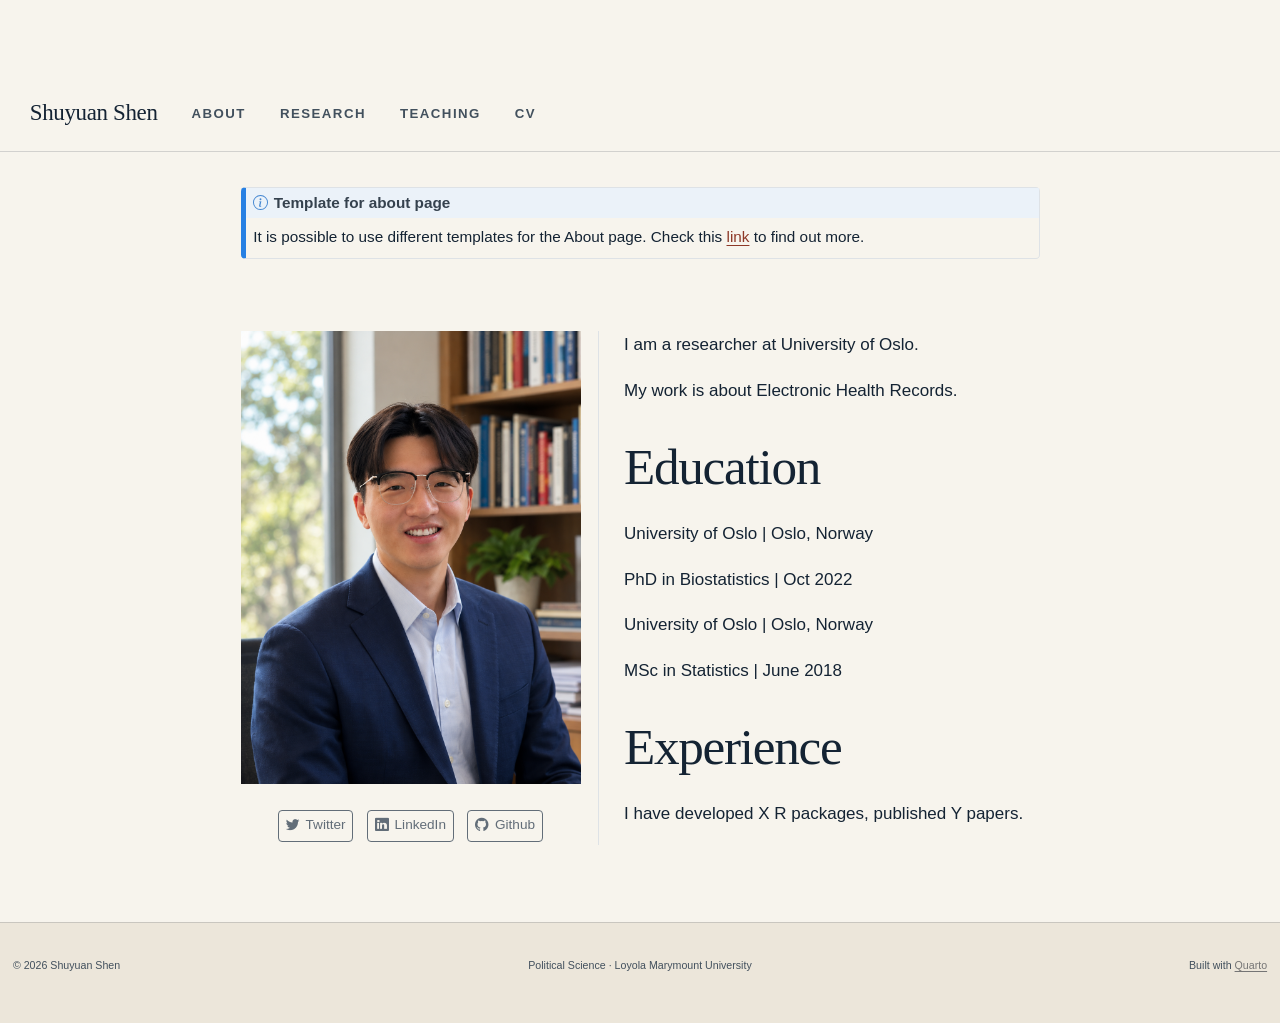
<file: docs/example_about.html>
<!DOCTYPE html>
<html xmlns="http://www.w3.org/1999/xhtml" lang="en" xml:lang="en"><head>

<meta charset="utf-8">
<meta name="generator" content="quarto-1.7.32">

<meta name="viewport" content="width=device-width, initial-scale=1.0, user-scalable=yes">


<title>Author – Shuyuan Shen</title>
<style>
code{white-space: pre-wrap;}
span.smallcaps{font-variant: small-caps;}
div.columns{display: flex; gap: min(4vw, 1.5em);}
div.column{flex: auto; overflow-x: auto;}
div.hanging-indent{margin-left: 1.5em; text-indent: -1.5em;}
ul.task-list{list-style: none;}
ul.task-list li input[type="checkbox"] {
  width: 0.8em;
  margin: 0 0.8em 0.2em -1em; /* quarto-specific, see https://github.com/quarto-dev/quarto-cli/issues/4556 */ 
  vertical-align: middle;
}
</style>


<script src="site_libs/quarto-nav/quarto-nav.js"></script>
<script src="site_libs/quarto-nav/headroom.min.js"></script>
<script src="site_libs/clipboard/clipboard.min.js"></script>
<script src="site_libs/quarto-html/quarto.js" type="module"></script>
<script src="site_libs/quarto-html/tabsets/tabsets.js" type="module"></script>
<script src="site_libs/quarto-html/popper.min.js"></script>
<script src="site_libs/quarto-html/tippy.umd.min.js"></script>
<link href="site_libs/quarto-html/tippy.css" rel="stylesheet">
<link href="site_libs/quarto-html/quarto-syntax-highlighting-37eea08aefeeee20ff55810ff984fec1.css" rel="stylesheet" id="quarto-text-highlighting-styles">
<script src="site_libs/bootstrap/bootstrap.min.js"></script>
<link href="site_libs/bootstrap/bootstrap-icons.css" rel="stylesheet">
<link href="site_libs/bootstrap/bootstrap-65ef9bc6449578477aba7d52303f127d.min.css" rel="stylesheet" append-hash="true" id="quarto-bootstrap" data-mode="light">
<script id="quarto-search-options" type="application/json">{
  "language": {
    "search-no-results-text": "No results",
    "search-matching-documents-text": "matching documents",
    "search-copy-link-title": "Copy link to search",
    "search-hide-matches-text": "Hide additional matches",
    "search-more-match-text": "more match in this document",
    "search-more-matches-text": "more matches in this document",
    "search-clear-button-title": "Clear",
    "search-text-placeholder": "",
    "search-detached-cancel-button-title": "Cancel",
    "search-submit-button-title": "Submit",
    "search-label": "Search"
  }
}</script>
<script async="" src="https://www.googletagmanager.com/gtag/js?id=G-J175W6HZ1T"></script>

<script type="text/javascript">

window.dataLayer = window.dataLayer || [];
function gtag(){dataLayer.push(arguments);}
gtag('js', new Date());
gtag('config', 'G-J175W6HZ1T', { 'anonymize_ip': true});
</script>
<style>html{ scroll-behavior: smooth; }</style>


<link rel="stylesheet" href="styles.css">
<meta property="og:title" content="Author – Shuyuan Shen">
<meta property="og:image" content="https://www.shuyuanshen.com/profile.png">
<meta property="og:site_name" content="Shuyuan Shen">
<meta property="og:image:height" content="1448">
<meta property="og:image:width" content="1086">
<meta name="twitter:title" content="Author – Shuyuan Shen">
<meta name="twitter:image" content="https://www.shuyuanshen.com/profile.png">
<meta name="twitter:image-height" content="1448">
<meta name="twitter:image-width" content="1086">
<meta name="twitter:card" content="summary_large_image">
</head>

<body class="nav-fixed fullcontent quarto-light">

<div id="quarto-search-results"></div>
  <header id="quarto-header" class="headroom fixed-top">
    <nav class="navbar navbar-expand-lg " data-bs-theme="dark">
      <div class="navbar-container container-fluid">
      <div class="navbar-brand-container mx-auto">
    <a class="navbar-brand" href="./index.html">
    <span class="navbar-title">Shuyuan Shen</span>
    </a>
  </div>
          <button class="navbar-toggler" type="button" data-bs-toggle="collapse" data-bs-target="#navbarCollapse" aria-controls="navbarCollapse" role="menu" aria-expanded="false" aria-label="Toggle navigation" onclick="if (window.quartoToggleHeadroom) { window.quartoToggleHeadroom(); }">
  <span class="navbar-toggler-icon"></span>
</button>
          <div class="collapse navbar-collapse" id="navbarCollapse">
            <ul class="navbar-nav navbar-nav-scroll me-auto">
  <li class="nav-item">
    <a class="nav-link" href="./index.html"> 
<span class="menu-text">About</span></a>
  </li>  
  <li class="nav-item">
    <a class="nav-link" href="./research/index.html"> 
<span class="menu-text">Research</span></a>
  </li>  
  <li class="nav-item">
    <a class="nav-link" href="./teaching/index.html"> 
<span class="menu-text">Teaching</span></a>
  </li>  
  <li class="nav-item">
    <a class="nav-link" href="./CV/index.html"> 
<span class="menu-text">CV</span></a>
  </li>  
</ul>
          </div> <!-- /navcollapse -->
            <div class="quarto-navbar-tools">
</div>
      </div> <!-- /container-fluid -->
    </nav>
</header>
<!-- content -->
<div id="quarto-content" class="quarto-container page-columns page-rows-contents page-layout-article page-navbar">
<!-- sidebar -->
<!-- margin-sidebar -->
    
<!-- main -->
<main class="content" id="quarto-document-content">




<div class="callout callout-style-default callout-note callout-titled">
<div class="callout-header d-flex align-content-center">
<div class="callout-icon-container">
<i class="callout-icon"></i>
</div>
<div class="callout-title-container flex-fill">
Template for about page
</div>
</div>
<div class="callout-body-container callout-body">
<p>It is possible to use different templates for the About page. Check this <a href="https://quarto.org/docs/websites/website-about.html">link</a> to find out more.</p>
</div>
</div>
<div class="quarto-about-trestles">
  <div class="about-entity">
    <img src="profile.png" class="about-image
  rectangle " style="width: 20em;">
<header id="title-block-header" class="quarto-title-block default">
<div class="quarto-title">
<h1 class="title">Author</h1>
</div>
<div class="quarto-title-meta">
  </div>
</header>
    <div class="about-links">
  <a href="https://twitter.com" class="about-link" rel="" target="">
    <i class="bi bi-twitter"></i>
     <span class="about-link-text">Twitter</span>
  </a>
  <a href="https://linkedin.com" class="about-link" rel="" target="">
    <i class="bi bi-linkedin"></i>
     <span class="about-link-text">LinkedIn</span>
  </a>
  <a href="https://github.com" class="about-link" rel="" target="">
    <i class="bi bi-github"></i>
     <span class="about-link-text">Github</span>
  </a>
</div>
  </div>
  <div class="about-contents"><div id="hero-heading">
<p>I am a researcher at University of Oslo.</p>
<p>My work is about Electronic Health Records.</p>
<section id="education" class="level2">
<h2 data-anchor-id="education">Education</h2>
<p>University of Oslo | Oslo, Norway</p>
<p>PhD in Biostatistics | Oct 2022</p>
<p>University of Oslo | Oslo, Norway</p>
<p>MSc in Statistics | June 2018</p>
</section>
<section id="experience" class="level2">
<h2 data-anchor-id="experience">Experience</h2>
<p>I have developed X R packages, published Y papers.</p>
</section>
</div></div>
</div>





</main> <!-- /main -->
<script id="quarto-html-after-body" type="application/javascript">
  window.document.addEventListener("DOMContentLoaded", function (event) {
    const isCodeAnnotation = (el) => {
      for (const clz of el.classList) {
        if (clz.startsWith('code-annotation-')) {                     
          return true;
        }
      }
      return false;
    }
    const onCopySuccess = function(e) {
      // button target
      const button = e.trigger;
      // don't keep focus
      button.blur();
      // flash "checked"
      button.classList.add('code-copy-button-checked');
      var currentTitle = button.getAttribute("title");
      button.setAttribute("title", "Copied!");
      let tooltip;
      if (window.bootstrap) {
        button.setAttribute("data-bs-toggle", "tooltip");
        button.setAttribute("data-bs-placement", "left");
        button.setAttribute("data-bs-title", "Copied!");
        tooltip = new bootstrap.Tooltip(button, 
          { trigger: "manual", 
            customClass: "code-copy-button-tooltip",
            offset: [0, -8]});
        tooltip.show();    
      }
      setTimeout(function() {
        if (tooltip) {
          tooltip.hide();
          button.removeAttribute("data-bs-title");
          button.removeAttribute("data-bs-toggle");
          button.removeAttribute("data-bs-placement");
        }
        button.setAttribute("title", currentTitle);
        button.classList.remove('code-copy-button-checked');
      }, 1000);
      // clear code selection
      e.clearSelection();
    }
    const getTextToCopy = function(trigger) {
        const codeEl = trigger.previousElementSibling.cloneNode(true);
        for (const childEl of codeEl.children) {
          if (isCodeAnnotation(childEl)) {
            childEl.remove();
          }
        }
        return codeEl.innerText;
    }
    const clipboard = new window.ClipboardJS('.code-copy-button:not([data-in-quarto-modal])', {
      text: getTextToCopy
    });
    clipboard.on('success', onCopySuccess);
    if (window.document.getElementById('quarto-embedded-source-code-modal')) {
      const clipboardModal = new window.ClipboardJS('.code-copy-button[data-in-quarto-modal]', {
        text: getTextToCopy,
        container: window.document.getElementById('quarto-embedded-source-code-modal')
      });
      clipboardModal.on('success', onCopySuccess);
    }
      var localhostRegex = new RegExp(/^(?:http|https):\/\/localhost\:?[0-9]*\//);
      var mailtoRegex = new RegExp(/^mailto:/);
        var filterRegex = new RegExp("https:\/\/www\.shuyuanshen\.com");
      var isInternal = (href) => {
          return filterRegex.test(href) || localhostRegex.test(href) || mailtoRegex.test(href);
      }
      // Inspect non-navigation links and adorn them if external
     var links = window.document.querySelectorAll('a[href]:not(.nav-link):not(.navbar-brand):not(.toc-action):not(.sidebar-link):not(.sidebar-item-toggle):not(.pagination-link):not(.no-external):not([aria-hidden]):not(.dropdown-item):not(.quarto-navigation-tool):not(.about-link)');
      for (var i=0; i<links.length; i++) {
        const link = links[i];
        if (!isInternal(link.href)) {
          // undo the damage that might have been done by quarto-nav.js in the case of
          // links that we want to consider external
          if (link.dataset.originalHref !== undefined) {
            link.href = link.dataset.originalHref;
          }
            // target, if specified
            link.setAttribute("target", "_blank");
            if (link.getAttribute("rel") === null) {
              link.setAttribute("rel", "noopener");
            }
        }
      }
    function tippyHover(el, contentFn, onTriggerFn, onUntriggerFn) {
      const config = {
        allowHTML: true,
        maxWidth: 500,
        delay: 100,
        arrow: false,
        appendTo: function(el) {
            return el.parentElement;
        },
        interactive: true,
        interactiveBorder: 10,
        theme: 'quarto',
        placement: 'bottom-start',
      };
      if (contentFn) {
        config.content = contentFn;
      }
      if (onTriggerFn) {
        config.onTrigger = onTriggerFn;
      }
      if (onUntriggerFn) {
        config.onUntrigger = onUntriggerFn;
      }
      window.tippy(el, config); 
    }
    const noterefs = window.document.querySelectorAll('a[role="doc-noteref"]');
    for (var i=0; i<noterefs.length; i++) {
      const ref = noterefs[i];
      tippyHover(ref, function() {
        // use id or data attribute instead here
        let href = ref.getAttribute('data-footnote-href') || ref.getAttribute('href');
        try { href = new URL(href).hash; } catch {}
        const id = href.replace(/^#\/?/, "");
        const note = window.document.getElementById(id);
        if (note) {
          return note.innerHTML;
        } else {
          return "";
        }
      });
    }
    const xrefs = window.document.querySelectorAll('a.quarto-xref');
    const processXRef = (id, note) => {
      // Strip column container classes
      const stripColumnClz = (el) => {
        el.classList.remove("page-full", "page-columns");
        if (el.children) {
          for (const child of el.children) {
            stripColumnClz(child);
          }
        }
      }
      stripColumnClz(note)
      if (id === null || id.startsWith('sec-')) {
        // Special case sections, only their first couple elements
        const container = document.createElement("div");
        if (note.children && note.children.length > 2) {
          container.appendChild(note.children[0].cloneNode(true));
          for (let i = 1; i < note.children.length; i++) {
            const child = note.children[i];
            if (child.tagName === "P" && child.innerText === "") {
              continue;
            } else {
              container.appendChild(child.cloneNode(true));
              break;
            }
          }
          if (window.Quarto?.typesetMath) {
            window.Quarto.typesetMath(container);
          }
          return container.innerHTML
        } else {
          if (window.Quarto?.typesetMath) {
            window.Quarto.typesetMath(note);
          }
          return note.innerHTML;
        }
      } else {
        // Remove any anchor links if they are present
        const anchorLink = note.querySelector('a.anchorjs-link');
        if (anchorLink) {
          anchorLink.remove();
        }
        if (window.Quarto?.typesetMath) {
          window.Quarto.typesetMath(note);
        }
        if (note.classList.contains("callout")) {
          return note.outerHTML;
        } else {
          return note.innerHTML;
        }
      }
    }
    for (var i=0; i<xrefs.length; i++) {
      const xref = xrefs[i];
      tippyHover(xref, undefined, function(instance) {
        instance.disable();
        let url = xref.getAttribute('href');
        let hash = undefined; 
        if (url.startsWith('#')) {
          hash = url;
        } else {
          try { hash = new URL(url).hash; } catch {}
        }
        if (hash) {
          const id = hash.replace(/^#\/?/, "");
          const note = window.document.getElementById(id);
          if (note !== null) {
            try {
              const html = processXRef(id, note.cloneNode(true));
              instance.setContent(html);
            } finally {
              instance.enable();
              instance.show();
            }
          } else {
            // See if we can fetch this
            fetch(url.split('#')[0])
            .then(res => res.text())
            .then(html => {
              const parser = new DOMParser();
              const htmlDoc = parser.parseFromString(html, "text/html");
              const note = htmlDoc.getElementById(id);
              if (note !== null) {
                const html = processXRef(id, note);
                instance.setContent(html);
              } 
            }).finally(() => {
              instance.enable();
              instance.show();
            });
          }
        } else {
          // See if we can fetch a full url (with no hash to target)
          // This is a special case and we should probably do some content thinning / targeting
          fetch(url)
          .then(res => res.text())
          .then(html => {
            const parser = new DOMParser();
            const htmlDoc = parser.parseFromString(html, "text/html");
            const note = htmlDoc.querySelector('main.content');
            if (note !== null) {
              // This should only happen for chapter cross references
              // (since there is no id in the URL)
              // remove the first header
              if (note.children.length > 0 && note.children[0].tagName === "HEADER") {
                note.children[0].remove();
              }
              const html = processXRef(null, note);
              instance.setContent(html);
            } 
          }).finally(() => {
            instance.enable();
            instance.show();
          });
        }
      }, function(instance) {
      });
    }
        let selectedAnnoteEl;
        const selectorForAnnotation = ( cell, annotation) => {
          let cellAttr = 'data-code-cell="' + cell + '"';
          let lineAttr = 'data-code-annotation="' +  annotation + '"';
          const selector = 'span[' + cellAttr + '][' + lineAttr + ']';
          return selector;
        }
        const selectCodeLines = (annoteEl) => {
          const doc = window.document;
          const targetCell = annoteEl.getAttribute("data-target-cell");
          const targetAnnotation = annoteEl.getAttribute("data-target-annotation");
          const annoteSpan = window.document.querySelector(selectorForAnnotation(targetCell, targetAnnotation));
          const lines = annoteSpan.getAttribute("data-code-lines").split(",");
          const lineIds = lines.map((line) => {
            return targetCell + "-" + line;
          })
          let top = null;
          let height = null;
          let parent = null;
          if (lineIds.length > 0) {
              //compute the position of the single el (top and bottom and make a div)
              const el = window.document.getElementById(lineIds[0]);
              top = el.offsetTop;
              height = el.offsetHeight;
              parent = el.parentElement.parentElement;
            if (lineIds.length > 1) {
              const lastEl = window.document.getElementById(lineIds[lineIds.length - 1]);
              const bottom = lastEl.offsetTop + lastEl.offsetHeight;
              height = bottom - top;
            }
            if (top !== null && height !== null && parent !== null) {
              // cook up a div (if necessary) and position it 
              let div = window.document.getElementById("code-annotation-line-highlight");
              if (div === null) {
                div = window.document.createElement("div");
                div.setAttribute("id", "code-annotation-line-highlight");
                div.style.position = 'absolute';
                parent.appendChild(div);
              }
              div.style.top = top - 2 + "px";
              div.style.height = height + 4 + "px";
              div.style.left = 0;
              let gutterDiv = window.document.getElementById("code-annotation-line-highlight-gutter");
              if (gutterDiv === null) {
                gutterDiv = window.document.createElement("div");
                gutterDiv.setAttribute("id", "code-annotation-line-highlight-gutter");
                gutterDiv.style.position = 'absolute';
                const codeCell = window.document.getElementById(targetCell);
                const gutter = codeCell.querySelector('.code-annotation-gutter');
                gutter.appendChild(gutterDiv);
              }
              gutterDiv.style.top = top - 2 + "px";
              gutterDiv.style.height = height + 4 + "px";
            }
            selectedAnnoteEl = annoteEl;
          }
        };
        const unselectCodeLines = () => {
          const elementsIds = ["code-annotation-line-highlight", "code-annotation-line-highlight-gutter"];
          elementsIds.forEach((elId) => {
            const div = window.document.getElementById(elId);
            if (div) {
              div.remove();
            }
          });
          selectedAnnoteEl = undefined;
        };
          // Handle positioning of the toggle
      window.addEventListener(
        "resize",
        throttle(() => {
          elRect = undefined;
          if (selectedAnnoteEl) {
            selectCodeLines(selectedAnnoteEl);
          }
        }, 10)
      );
      function throttle(fn, ms) {
      let throttle = false;
      let timer;
        return (...args) => {
          if(!throttle) { // first call gets through
              fn.apply(this, args);
              throttle = true;
          } else { // all the others get throttled
              if(timer) clearTimeout(timer); // cancel #2
              timer = setTimeout(() => {
                fn.apply(this, args);
                timer = throttle = false;
              }, ms);
          }
        };
      }
        // Attach click handler to the DT
        const annoteDls = window.document.querySelectorAll('dt[data-target-cell]');
        for (const annoteDlNode of annoteDls) {
          annoteDlNode.addEventListener('click', (event) => {
            const clickedEl = event.target;
            if (clickedEl !== selectedAnnoteEl) {
              unselectCodeLines();
              const activeEl = window.document.querySelector('dt[data-target-cell].code-annotation-active');
              if (activeEl) {
                activeEl.classList.remove('code-annotation-active');
              }
              selectCodeLines(clickedEl);
              clickedEl.classList.add('code-annotation-active');
            } else {
              // Unselect the line
              unselectCodeLines();
              clickedEl.classList.remove('code-annotation-active');
            }
          });
        }
    const findCites = (el) => {
      const parentEl = el.parentElement;
      if (parentEl) {
        const cites = parentEl.dataset.cites;
        if (cites) {
          return {
            el,
            cites: cites.split(' ')
          };
        } else {
          return findCites(el.parentElement)
        }
      } else {
        return undefined;
      }
    };
    var bibliorefs = window.document.querySelectorAll('a[role="doc-biblioref"]');
    for (var i=0; i<bibliorefs.length; i++) {
      const ref = bibliorefs[i];
      const citeInfo = findCites(ref);
      if (citeInfo) {
        tippyHover(citeInfo.el, function() {
          var popup = window.document.createElement('div');
          citeInfo.cites.forEach(function(cite) {
            var citeDiv = window.document.createElement('div');
            citeDiv.classList.add('hanging-indent');
            citeDiv.classList.add('csl-entry');
            var biblioDiv = window.document.getElementById('ref-' + cite);
            if (biblioDiv) {
              citeDiv.innerHTML = biblioDiv.innerHTML;
            }
            popup.appendChild(citeDiv);
          });
          return popup.innerHTML;
        });
      }
    }
  });
  </script>
</div> <!-- /content -->
<footer class="footer">
  <div class="nav-footer">
    <div class="nav-footer-left">
<p>© 2026 Shuyuan Shen</p>
</div>   
    <div class="nav-footer-center">
<p>Political Science · Loyola Marymount University</p>
</div>
    <div class="nav-footer-right">
<p>Built with <a href="https://quarto.org/">Quarto</a></p>
</div>
  </div>
</footer>




<script src="site_libs/quarto-html/zenscroll-min.js"></script>
</body></html>
</file>
<file: docs/site_libs/quarto-html/tippy.css>
.tippy-box[data-animation=fade][data-state=hidden]{opacity:0}[data-tippy-root]{max-width:calc(100vw - 10px)}.tippy-box{position:relative;background-color:#333;color:#fff;border-radius:4px;font-size:14px;line-height:1.4;white-space:normal;outline:0;transition-property:transform,visibility,opacity}.tippy-box[data-placement^=top]>.tippy-arrow{bottom:0}.tippy-box[data-placement^=top]>.tippy-arrow:before{bottom:-7px;left:0;border-width:8px 8px 0;border-top-color:initial;transform-origin:center top}.tippy-box[data-placement^=bottom]>.tippy-arrow{top:0}.tippy-box[data-placement^=bottom]>.tippy-arrow:before{top:-7px;left:0;border-width:0 8px 8px;border-bottom-color:initial;transform-origin:center bottom}.tippy-box[data-placement^=left]>.tippy-arrow{right:0}.tippy-box[data-placement^=left]>.tippy-arrow:before{border-width:8px 0 8px 8px;border-left-color:initial;right:-7px;transform-origin:center left}.tippy-box[data-placement^=right]>.tippy-arrow{left:0}.tippy-box[data-placement^=right]>.tippy-arrow:before{left:-7px;border-width:8px 8px 8px 0;border-right-color:initial;transform-origin:center right}.tippy-box[data-inertia][data-state=visible]{transition-timing-function:cubic-bezier(.54,1.5,.38,1.11)}.tippy-arrow{width:16px;height:16px;color:#333}.tippy-arrow:before{content:"";position:absolute;border-color:transparent;border-style:solid}.tippy-content{position:relative;padding:5px 9px;z-index:1}
</file>
<file: docs/site_libs/quarto-html/quarto-syntax-highlighting-37eea08aefeeee20ff55810ff984fec1.css>
/* quarto syntax highlight colors */
:root {
  --quarto-hl-ot-color: #003B4F;
  --quarto-hl-at-color: #657422;
  --quarto-hl-ss-color: #20794D;
  --quarto-hl-an-color: #5E5E5E;
  --quarto-hl-fu-color: #4758AB;
  --quarto-hl-st-color: #20794D;
  --quarto-hl-cf-color: #003B4F;
  --quarto-hl-op-color: #5E5E5E;
  --quarto-hl-er-color: #AD0000;
  --quarto-hl-bn-color: #AD0000;
  --quarto-hl-al-color: #AD0000;
  --quarto-hl-va-color: #111111;
  --quarto-hl-bu-color: inherit;
  --quarto-hl-ex-color: inherit;
  --quarto-hl-pp-color: #AD0000;
  --quarto-hl-in-color: #5E5E5E;
  --quarto-hl-vs-color: #20794D;
  --quarto-hl-wa-color: #5E5E5E;
  --quarto-hl-do-color: #5E5E5E;
  --quarto-hl-im-color: #00769E;
  --quarto-hl-ch-color: #20794D;
  --quarto-hl-dt-color: #AD0000;
  --quarto-hl-fl-color: #AD0000;
  --quarto-hl-co-color: #5E5E5E;
  --quarto-hl-cv-color: #5E5E5E;
  --quarto-hl-cn-color: #8f5902;
  --quarto-hl-sc-color: #5E5E5E;
  --quarto-hl-dv-color: #AD0000;
  --quarto-hl-kw-color: #003B4F;
}

/* other quarto variables */
:root {
  --quarto-font-monospace: SFMono-Regular, Menlo, Monaco, Consolas, "Liberation Mono", "Courier New", monospace;
}

/* syntax highlight based on Pandoc's rules */
pre > code.sourceCode > span {
  color: #003B4F;
}

code.sourceCode > span {
  color: #003B4F;
}

div.sourceCode,
div.sourceCode pre.sourceCode {
  color: #003B4F;
}

/* Normal */
code span {
  color: #003B4F;
}

/* Alert */
code span.al {
  color: #AD0000;
  font-style: inherit;
}

/* Annotation */
code span.an {
  color: #5E5E5E;
  font-style: inherit;
}

/* Attribute */
code span.at {
  color: #657422;
  font-style: inherit;
}

/* BaseN */
code span.bn {
  color: #AD0000;
  font-style: inherit;
}

/* BuiltIn */
code span.bu {
  font-style: inherit;
}

/* ControlFlow */
code span.cf {
  color: #003B4F;
  font-weight: bold;
  font-style: inherit;
}

/* Char */
code span.ch {
  color: #20794D;
  font-style: inherit;
}

/* Constant */
code span.cn {
  color: #8f5902;
  font-style: inherit;
}

/* Comment */
code span.co {
  color: #5E5E5E;
  font-style: inherit;
}

/* CommentVar */
code span.cv {
  color: #5E5E5E;
  font-style: italic;
}

/* Documentation */
code span.do {
  color: #5E5E5E;
  font-style: italic;
}

/* DataType */
code span.dt {
  color: #AD0000;
  font-style: inherit;
}

/* DecVal */
code span.dv {
  color: #AD0000;
  font-style: inherit;
}

/* Error */
code span.er {
  color: #AD0000;
  font-style: inherit;
}

/* Extension */
code span.ex {
  font-style: inherit;
}

/* Float */
code span.fl {
  color: #AD0000;
  font-style: inherit;
}

/* Function */
code span.fu {
  color: #4758AB;
  font-style: inherit;
}

/* Import */
code span.im {
  color: #00769E;
  font-style: inherit;
}

/* Information */
code span.in {
  color: #5E5E5E;
  font-style: inherit;
}

/* Keyword */
code span.kw {
  color: #003B4F;
  font-weight: bold;
  font-style: inherit;
}

/* Operator */
code span.op {
  color: #5E5E5E;
  font-style: inherit;
}

/* Other */
code span.ot {
  color: #003B4F;
  font-style: inherit;
}

/* Preprocessor */
code span.pp {
  color: #AD0000;
  font-style: inherit;
}

/* SpecialChar */
code span.sc {
  color: #5E5E5E;
  font-style: inherit;
}

/* SpecialString */
code span.ss {
  color: #20794D;
  font-style: inherit;
}

/* String */
code span.st {
  color: #20794D;
  font-style: inherit;
}

/* Variable */
code span.va {
  color: #111111;
  font-style: inherit;
}

/* VerbatimString */
code span.vs {
  color: #20794D;
  font-style: inherit;
}

/* Warning */
code span.wa {
  color: #5E5E5E;
  font-style: italic;
}

.prevent-inlining {
  content: "</";
}

/*# sourceMappingURL=27d3d809615f7771493d095567f04340.css.map */
</file>
<file: docs/styles.css>
:root {
  --ink: #142333;
  --ink-soft: #42505d;
  --paper: #f7f4ed;
  --paper-deep: #ece6da;
  --white: #fffdf8;
  --accent: #b64f35;
  --accent-dark: #8d3827;
  --rule: rgba(20, 35, 51, 0.16);
  --serif: "Iowan Old Style", "Palatino Linotype", Palatino, "Book Antiqua", Georgia, serif;
  --sans: Inter, ui-sans-serif, -apple-system, BlinkMacSystemFont, "Segoe UI", sans-serif;
}

html {
  scroll-behavior: smooth;
}

body {
  background: var(--paper);
  color: var(--ink);
  font-family: var(--sans);
  font-size: 17px;
  line-height: 1.68;
  -webkit-font-smoothing: antialiased;
}

a {
  color: var(--accent-dark);
  text-decoration-thickness: 1px;
  text-underline-offset: 0.2em;
}

a:hover {
  color: var(--accent);
}

h1,
h2,
h3 {
  color: var(--ink);
  font-family: var(--serif);
  font-weight: 500;
  letter-spacing: -0.025em;
}

h1 {
  font-size: clamp(3.4rem, 8vw, 6.5rem);
  line-height: 0.94;
}

h2 {
  font-size: clamp(2rem, 4vw, 3.2rem);
  line-height: 1.08;
}

h3 {
  font-size: 1.45rem;
  line-height: 1.25;
}

.navbar {
  background: rgba(247, 244, 237, 0.94) !important;
  border-bottom: 1px solid var(--rule);
  backdrop-filter: blur(12px);
  padding: 0.75rem max(1.25rem, 4vw);
}

.navbar-brand {
  color: var(--ink) !important;
  font-family: var(--serif);
  font-size: 1.35rem;
  letter-spacing: -0.015em;
}

.navbar-nav .nav-link {
  color: var(--ink-soft) !important;
  font-size: 0.78rem;
  font-weight: 700;
  letter-spacing: 0.11em;
  padding-inline: 1rem !important;
  text-transform: uppercase;
}

.navbar-nav .nav-link.active,
.navbar-nav .nav-link:hover {
  color: var(--accent-dark) !important;
}

#quarto-header {
  position: sticky;
  top: 0;
}

#quarto-content {
  padding: 0;
}

main.content {
  margin: 0;
  max-width: none;
  padding: 0;
}

.quarto-title-block {
  display: none;
}

.home-hero,
.home-band,
.research-pillars,
.featured-work,
.award-strip,
.research-intro,
.research-section,
.page-intro,
.course-grid,
.cv-header,
.cv-frame {
  margin-left: auto;
  margin-right: auto;
  max-width: 1280px;
}

.home-hero {
  align-items: center;
  display: grid;
  gap: clamp(3rem, 7vw, 7rem);
  grid-template-columns: minmax(0, 1.18fr) minmax(280px, 0.82fr);
  min-height: calc(100vh - 76px);
  padding: clamp(4rem, 8vw, 8rem) max(1.5rem, 5vw);
}

.home-hero h1 {
  margin: 0.2rem 0 1.75rem;
}

.eyebrow {
  color: var(--accent-dark);
  font-size: 0.75rem;
  font-weight: 800;
  letter-spacing: 0.16em;
  margin: 0 0 1rem;
  text-transform: uppercase;
}

.hero-role {
  border-left: 2px solid var(--accent);
  color: var(--ink);
  font-family: var(--serif);
  font-size: clamp(1.25rem, 2vw, 1.65rem);
  line-height: 1.4;
  margin: 0 0 1.5rem;
  max-width: 760px;
  padding-left: 1.25rem;
}

.hero-lede {
  color: var(--ink-soft);
  font-size: 1.05rem;
  max-width: 720px;
}

.hero-actions,
.social-row,
.topic-row,
.paper-links {
  align-items: center;
  display: flex;
  flex-wrap: wrap;
  gap: 0.75rem;
}

.hero-actions p,
.social-row p,
.topic-row p {
  align-items: center;
  display: flex;
  flex-wrap: wrap;
  gap: inherit;
  margin: 0;
}

.hero-actions {
  margin: 2.1rem 0 1.6rem;
}

.button-primary,
.button-secondary {
  border: 1px solid var(--ink);
  display: inline-flex;
  font-size: 0.78rem;
  font-weight: 800;
  letter-spacing: 0.08em;
  padding: 0.82rem 1.2rem;
  text-decoration: none;
  text-transform: uppercase;
  transition: transform 180ms ease, background 180ms ease, color 180ms ease;
}

.button-primary {
  background: var(--ink);
  color: var(--white);
}

.button-primary:hover {
  background: var(--accent-dark);
  border-color: var(--accent-dark);
  color: var(--white);
  transform: translateY(-2px);
}

.button-secondary {
  color: var(--ink);
}

.button-secondary:hover {
  background: var(--ink);
  color: var(--white);
  transform: translateY(-2px);
}

.social-row {
  gap: 1.15rem;
}

.social-row a {
  color: var(--ink-soft);
  font-size: 0.78rem;
  font-weight: 700;
  text-decoration: none;
}

.social-row a:hover {
  color: var(--accent-dark);
}

.portrait-wrap {
  margin: 0 auto;
  max-width: 430px;
  position: relative;
}

.hero-portrait {
  aspect-ratio: 4 / 5;
  display: block;
  filter: saturate(0.8) contrast(1.02);
  height: auto;
  object-fit: cover;
  position: relative;
  width: 100%;
  z-index: 1;
}

.portrait-accent {
  border: 1px solid var(--accent);
  bottom: -20px;
  height: 100%;
  left: 20px;
  position: absolute;
  width: 100%;
}

.home-band {
  border-bottom: 1px solid var(--rule);
  border-top: 1px solid var(--rule);
  display: grid;
  gap: 3rem;
  grid-template-columns: 0.72fr 1.28fr;
  padding: 4rem max(1.5rem, 5vw);
}

.home-band h2 {
  font-family: var(--sans);
  font-size: 1rem;
  font-weight: 800;
  letter-spacing: 0.14em;
  margin: 0;
  text-transform: uppercase;
}

.band-copy {
  font-family: var(--serif);
  font-size: clamp(1.55rem, 3vw, 2.5rem);
  line-height: 1.3;
}

.research-pillars {
  display: grid;
  grid-template-columns: repeat(3, 1fr);
  padding: 0 max(1.5rem, 5vw);
}

.pillar {
  border-right: 1px solid var(--rule);
  padding: 4rem clamp(1.5rem, 3vw, 3rem);
}

.pillar:first-child {
  padding-left: 0;
}

.pillar:last-child {
  border-right: 0;
  padding-right: 0;
}

.pillar-number {
  color: var(--accent);
  display: block;
  font-family: var(--serif);
  font-size: 0.9rem;
  margin-bottom: 2rem;
}

.pillar h3 {
  margin-bottom: 1rem;
}

.featured-work {
  background: var(--ink);
  color: rgba(255, 253, 248, 0.76);
  max-width: none;
  padding: clamp(4rem, 8vw, 7rem) max(1.5rem, calc((100vw - 1280px) / 2 + 5vw));
}

.featured-heading {
  max-width: 760px;
}

.featured-work h2,
.featured-work h3 {
  color: var(--white);
}

.featured-grid {
  display: grid;
  gap: 1px;
  grid-template-columns: repeat(3, 1fr);
  margin: 3.5rem 0 2rem;
}

.featured-card {
  border-top: 1px solid rgba(255, 255, 255, 0.2);
  min-height: 320px;
  padding: 1.6rem 2rem 2rem 0;
}

.featured-card + .featured-card {
  border-left: 1px solid rgba(255, 255, 255, 0.2);
  padding-left: 2rem;
}

.work-type,
.course-level {
  color: #d7846d;
  display: block;
  font-size: 0.7rem;
  font-weight: 800;
  letter-spacing: 0.1em;
  margin-bottom: 2rem;
  text-transform: uppercase;
}

.featured-card h3 {
  font-size: 1.8rem;
}

.featured-card a,
.text-link {
  color: var(--white);
  font-size: 0.78rem;
  font-weight: 800;
  letter-spacing: 0.08em;
  text-decoration: none;
  text-transform: uppercase;
}

.award-strip {
  align-items: center;
  display: flex;
  gap: 1.5rem;
  padding: 2.25rem max(1.5rem, 5vw);
}

.award-mark {
  color: var(--accent);
  font-size: 1.5rem;
}

.award-copy {
  color: var(--ink-soft);
}

.award-copy span {
  color: var(--ink);
  display: block;
  font-family: var(--serif);
  font-size: 1.2rem;
}

.research-intro,
.page-intro,
.cv-header {
  padding: clamp(4.5rem, 9vw, 8rem) max(1.5rem, 5vw) clamp(3.5rem, 7vw, 6rem);
}

.research-intro {
  max-width: 1080px;
}

.research-intro h1,
.page-intro h1,
.cv-header h1 {
  font-size: clamp(3rem, 7vw, 5.4rem);
  max-width: 950px;
}

.research-intro > p:not(.eyebrow),
.page-intro > p:not(.eyebrow) {
  color: var(--ink-soft);
  font-family: var(--serif);
  font-size: clamp(1.2rem, 2.3vw, 1.65rem);
  max-width: 850px;
}

.topic-row {
  margin: 2rem 0;
}

.topic-row span {
  border: 1px solid var(--rule);
  border-radius: 999px;
  color: var(--ink-soft);
  font-size: 0.72rem;
  font-weight: 700;
  letter-spacing: 0.06em;
  padding: 0.42rem 0.75rem;
  text-transform: uppercase;
}

.research-section {
  border-top: 1px solid var(--rule);
  display: grid;
  gap: clamp(2rem, 5vw, 5rem);
  grid-template-columns: minmax(190px, 0.36fr) minmax(0, 1fr);
  padding: clamp(3rem, 6vw, 5rem) max(1.5rem, 5vw);
}

.section-heading {
  align-items: baseline;
  display: flex;
  gap: 1rem;
}

.section-heading span {
  color: var(--accent);
  font-family: var(--serif);
  font-size: 0.85rem;
}

.section-heading h2 {
  font-size: clamp(1.6rem, 3vw, 2.25rem);
  margin: 0;
}

.paper-list {
  border-top: 1px solid var(--ink);
}

.paper-card {
  border-bottom: 1px solid var(--rule);
  display: grid;
  gap: 1.5rem;
  grid-template-columns: 70px minmax(0, 1fr);
  padding: 1.75rem 0 2rem;
}

.paper-year {
  color: var(--accent-dark);
  font-family: var(--serif);
  font-size: 0.9rem;
}

.paper-card h3 {
  font-size: clamp(1.25rem, 2vw, 1.62rem);
  margin: 0 0 0.7rem;
  max-width: 850px;
}

.paper-authors,
.paper-venue {
  color: var(--ink-soft);
  font-size: 0.91rem;
  margin: 0.2rem 0;
}

.paper-links {
  margin-top: 1rem;
}

.paper-links a {
  border-bottom: 1px solid var(--accent);
  color: var(--accent-dark);
  font-size: 0.72rem;
  font-weight: 800;
  letter-spacing: 0.08em;
  padding-bottom: 0.15rem;
  text-decoration: none;
  text-transform: uppercase;
}

.course-grid {
  display: grid;
  gap: 1px;
  grid-template-columns: repeat(2, 1fr);
  padding: 0 max(1.5rem, 5vw) clamp(5rem, 10vw, 9rem);
}

.course-card {
  border: 1px solid var(--rule);
  margin: 0 -1px -1px 0;
  min-height: 300px;
  padding: clamp(2rem, 4vw, 3.25rem);
}

.course-card .course-level {
  color: var(--accent-dark);
}

.course-card h2 {
  font-size: clamp(1.65rem, 3vw, 2.4rem);
}

.course-card a {
  display: inline-block;
  font-size: 0.72rem;
  font-weight: 800;
  letter-spacing: 0.09em;
  margin-top: 1rem;
  text-transform: uppercase;
}

.cv-header .button-primary {
  margin-top: 1rem;
}

.cv-frame {
  padding: 0 max(1.5rem, 5vw) clamp(5rem, 10vw, 9rem);
}

.cv-frame iframe {
  background: white;
  border: 1px solid var(--rule);
  height: 900px;
  width: 100%;
}

.nav-footer {
  background: var(--paper-deep);
  border-top: 1px solid var(--rule);
  color: var(--ink-soft);
  font-size: 0.76rem;
  padding: 2rem max(1.5rem, 5vw);
}

@media (max-width: 900px) {
  .home-hero {
    grid-template-columns: 1fr;
    padding-top: 4.5rem;
  }

  .portrait-wrap {
    margin-top: 1rem;
    max-width: 350px;
  }

  .home-band,
  .research-section {
    grid-template-columns: 1fr;
  }

  .research-pillars,
  .featured-grid {
    grid-template-columns: 1fr;
  }

  .pillar {
    border-bottom: 1px solid var(--rule);
    border-right: 0;
    padding: 2.5rem 0;
  }

  .featured-card {
    min-height: auto;
    padding: 2rem 0;
  }

  .featured-card + .featured-card {
    border-left: 0;
    padding-left: 0;
  }
}

@media (max-width: 640px) {
  body {
    font-size: 16px;
  }

  h1 {
    font-size: 3.35rem;
  }

  .home-hero {
    min-height: auto;
  }

  .social-row {
    align-items: flex-start;
    flex-direction: column;
  }

  .course-grid {
    grid-template-columns: 1fr;
  }

  .course-card {
    min-height: 0;
  }

  .paper-card {
    gap: 0.5rem;
    grid-template-columns: 1fr;
  }

  .paper-year {
    margin-bottom: 0.25rem;
  }

  .cv-frame iframe {
    height: 650px;
  }
}

@media (prefers-reduced-motion: reduce) {
  html {
    scroll-behavior: auto;
  }

  * {
    transition: none !important;
  }
}
</file>
